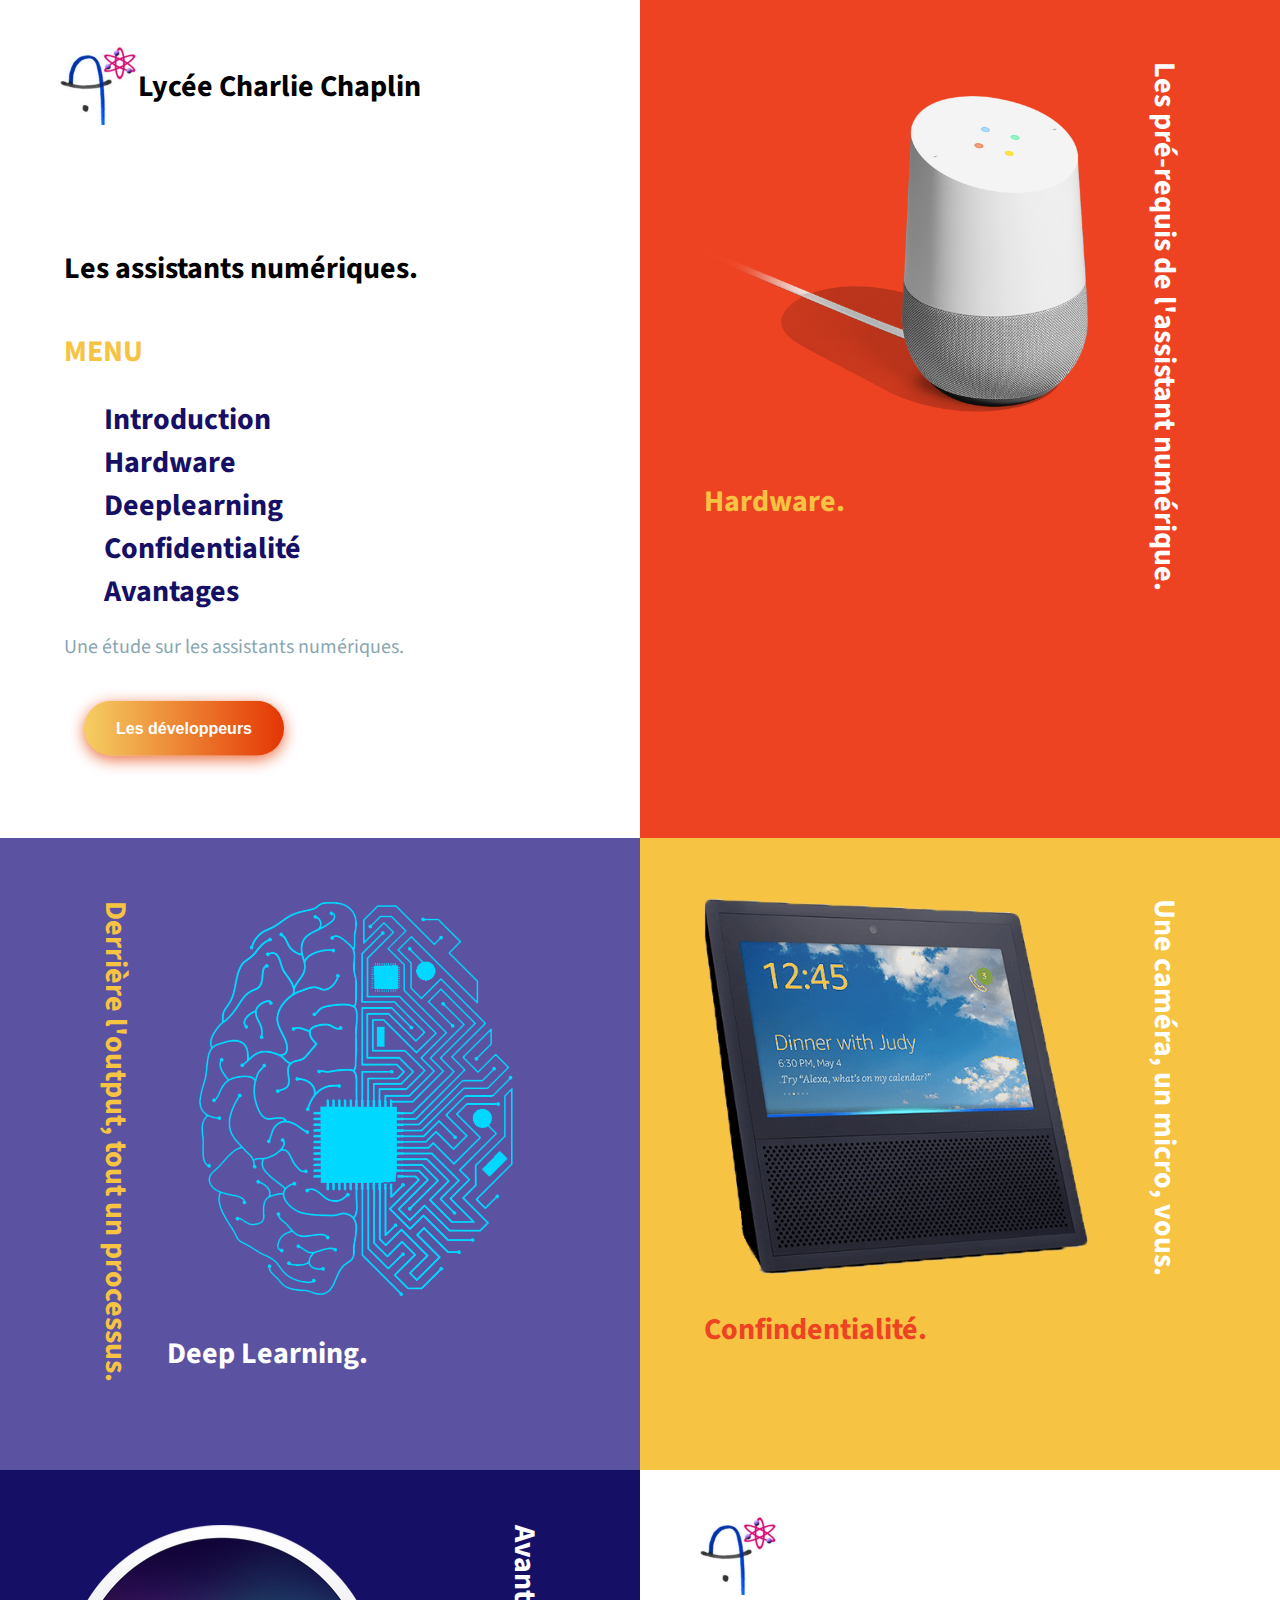
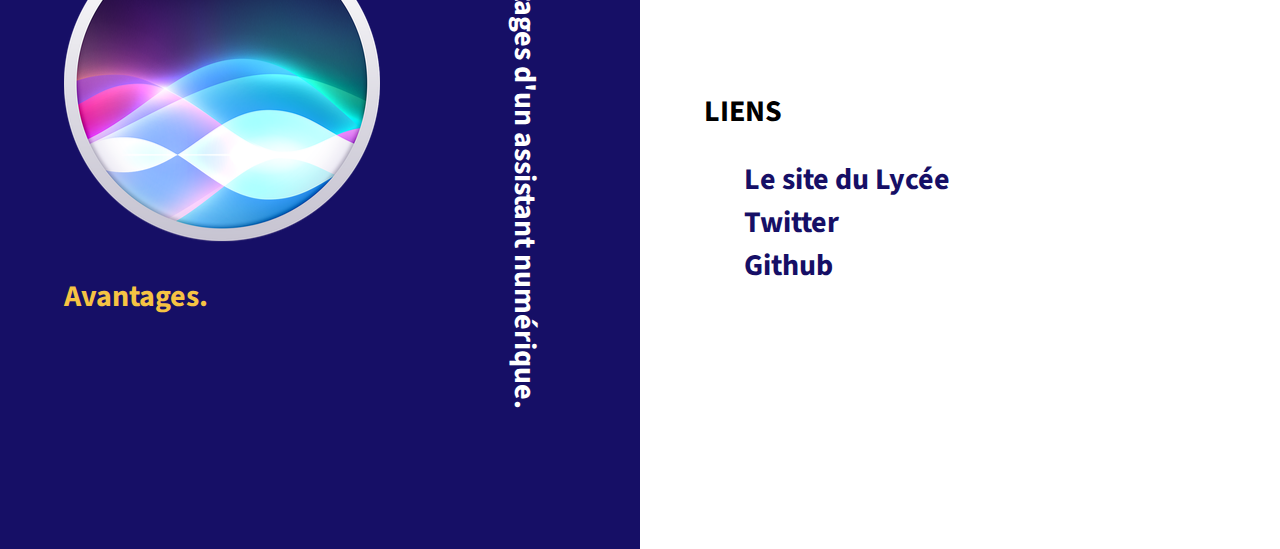
<file: index.html>
<!DOCTYPE html>
<html lang="en">
<head>
    <meta charset="UTF-8">
    <meta content="width=device-width, initial-scale=1" name="viewport"/>
    <link rel="stylesheet" href="css/style.css"/>
    <link href="https://fonts.googleapis.com/css?family=Source+Sans+Pro:400,700" rel="stylesheet">
    <link rel="Icon" href=img/favicon.ico/>
    <title>Accueil - ISN</title>
</head>
<body>

<div class="container">
    <div class="box-1">
        <div id="logo">
            <a href="http://www.lyceecharliechaplin.com/" target="_blank">
                <img src="img/logo.jpg" width="80" height="80" alt="Logo"/>
            </a>
            <a href="http://www.lyceecharliechaplin.com/" target="_blank" class="hyperlink_removed color-6">
                <h1 class="bold_txt">Lycée Charlie Chaplin</h1>
            </a>
        </div>
        <div class="box_contents">
            <h1 class="bold_txt" style="padding-bottom: 3%;">Les assistants numériques.</h1>
            <h2 class="bold_txt color-4">MENU</h2>
            <ul id="navigation" class="reg_txt" style="padding-right: 25%;">
                <li><a href="introduction.html">Introduction</a>
                <li><a href="hardware.html">Hardware</a>
                <li><a href="deeplearning.html">Deeplearning</a>
                <li><a href="confid.html">Confidentialité</a>
                <li><a href="avantages.html">Avantages</a>
            </ul>
            <p class="reg_txt reg_txt_smaller" style="padding-right: 30%; color:rgb(137, 166, 177)">Une étude sur les
                assistants numériques.</p>
            <a href="portfolio.html">
                <button class="btn-hover color-9">Les développeurs</button>
            </a>
        </div>
    </div>
    <div class="box-2">
        <div class="box_contents">
            <a href="hardware.html" target="_blank" class="hyperlink_removed">
                <h3 class="bold_txt color-1 vertical-right">Les pré-requis de l'assistant numérique.</h3>
            </a>
            <img src="img/google-home.png" alt="Google Home"/>
            <a href="hardware.html" target="_blank" class="hyperlink_removed">
                <h3 class="bold_txt color-4">Hardware.</h3>
            </a>
        </div>
    </div>
</div>
<div class="container">
    <div class="box-3">
        <div class="box_contents">
            <a href="deeplearning.html" target="_blank" class="hyperlink_removed">
                <h3 class="bold_txt color-4 vertical-left">Derrière l'output, tout un processus.</h3>
            </a>
            <img src="img/deeplearning.png" alt="Deep Learning"/>
            <a href="deeplearning.html" target="_blank" class="hyperlink_removed">
                <h3 class="bold_txt color-1">Deep Learning.</h3>
            </a>
        </div>
    </div>
    <div class="box-4">
        <div class="box_contents">
            <a href="confid.html" target="_blank" class="hyperlink_removed">
                <h3 class="bold_txt color-1 vertical-right">Une caméra, un micro, vous.</h3>
            </a>
            <img src="img/echo2.png" alt="Echo"/>
            <a href="confid.html" target="_blank" class="hyperlink_removed">
                <h3 class="bold_txt color-2">Confindentialité.</h3>
            </a>
        </div>
    </div>
</div>
<div class="container">
    <div class="box-5" style="padding-bottom: 10%">
        <div class="box_contents">
            <a href="avantages.html" target="_blank" class="hyperlink_removed">
                <h3 class="bold_txt color-1 vertical-right">Avantages d'un assistant numérique.</h3>
            </a>
            <img src="img/siri.png" alt="Siri"/>
            <a href="avantages.html" target="_blank" class="hyperlink_removed">
                <h3 class="bold_txt color-4">Avantages.</h3>
            </a>
        </div>
    </div>
    <div class="box-6">
        <div id="logo">
            <a href="http://www.lyceecharliechaplin.com/" target="_blank">
                <img src="img/logo.jpg" width="80" height="80" alt="Logo"/>
            </a>
        </div>
        <div class="box_contents">
            <h2 class="bold_txt" id="menu">LIENS</h2>
            <ul id="navigation" class="reg_txt" style="padding-right: 25%;">
                <li><a href="http://www.lyceecharliechaplin.com/" target="_blank">Le site du Lycée</a>
                <li><a href="https://twitter.com/lyceechaplin" target="_blank">Twitter</a>
                <li><a href="https://github.com/NgyAnthony/ISN_project-no1.1" target="_blank">Github</a>
            </ul>
        </div>
    </div>
</div>

</body>
</html>
</file>
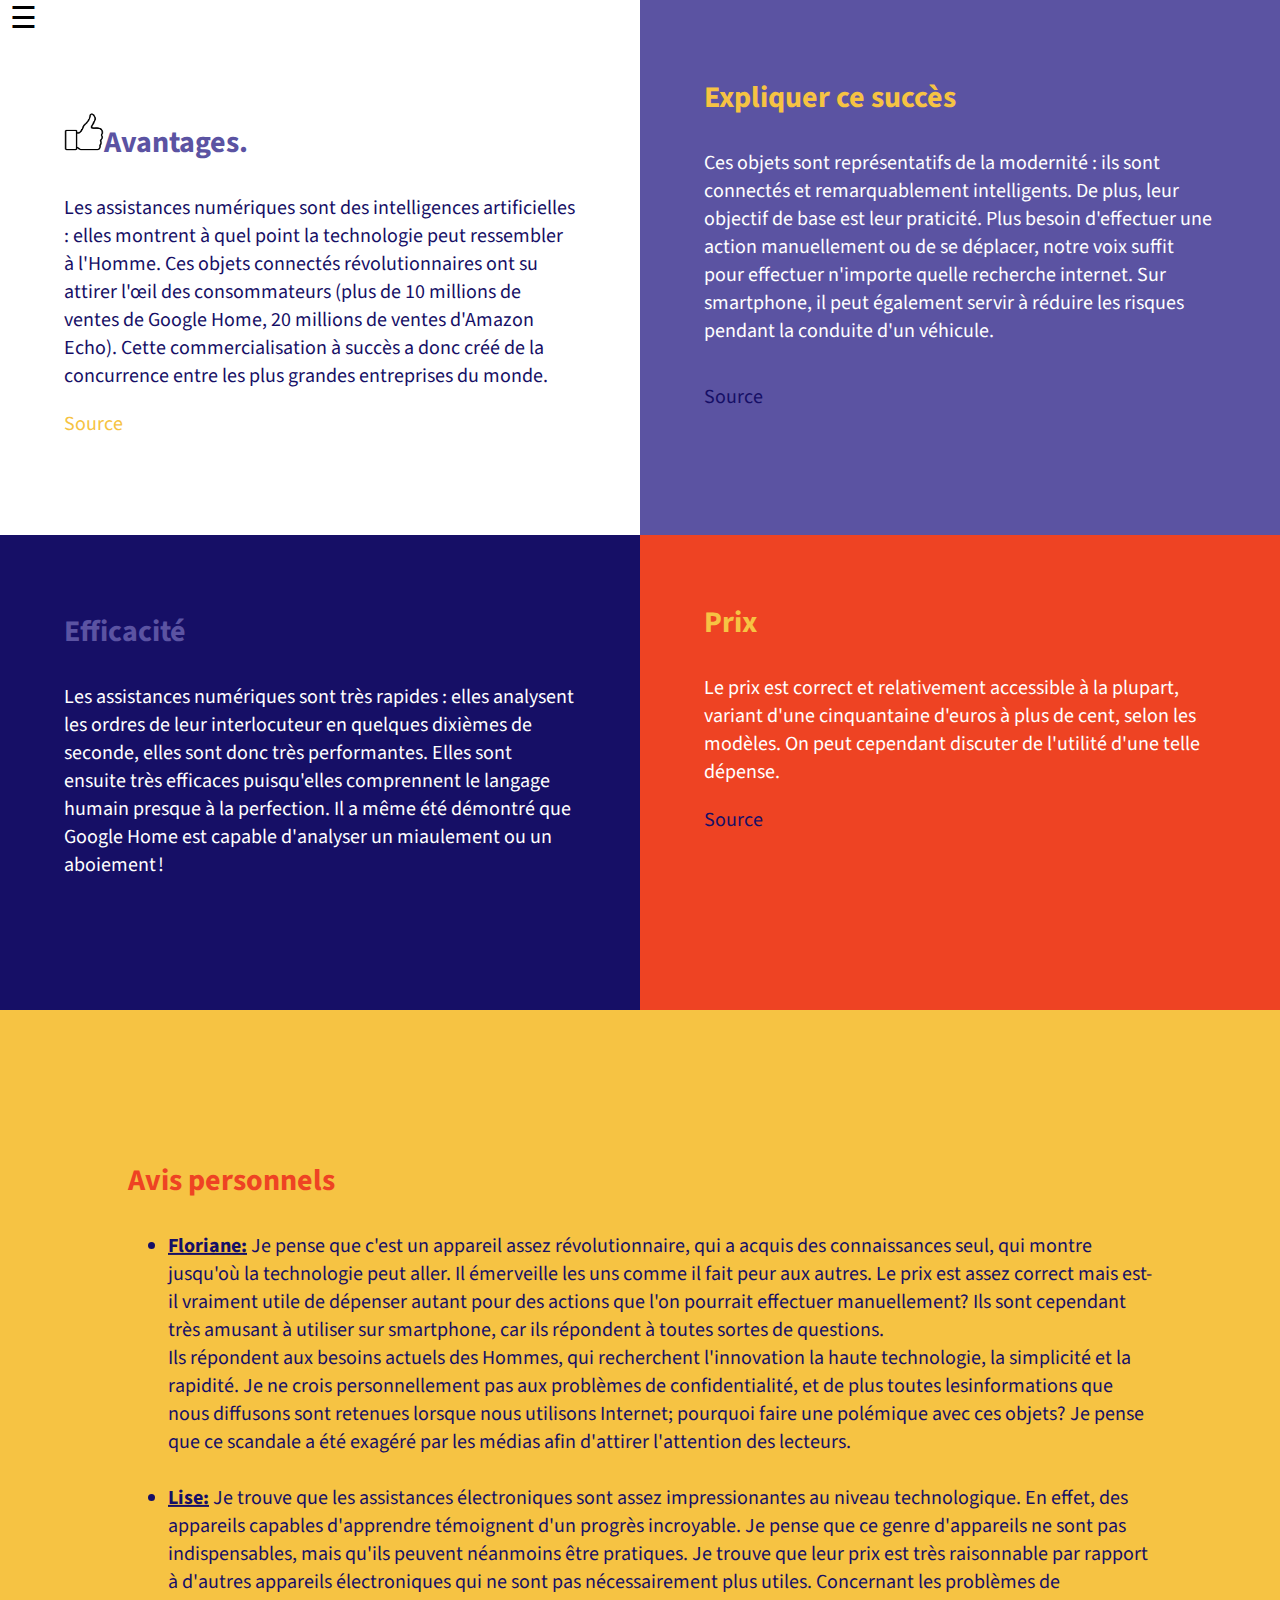
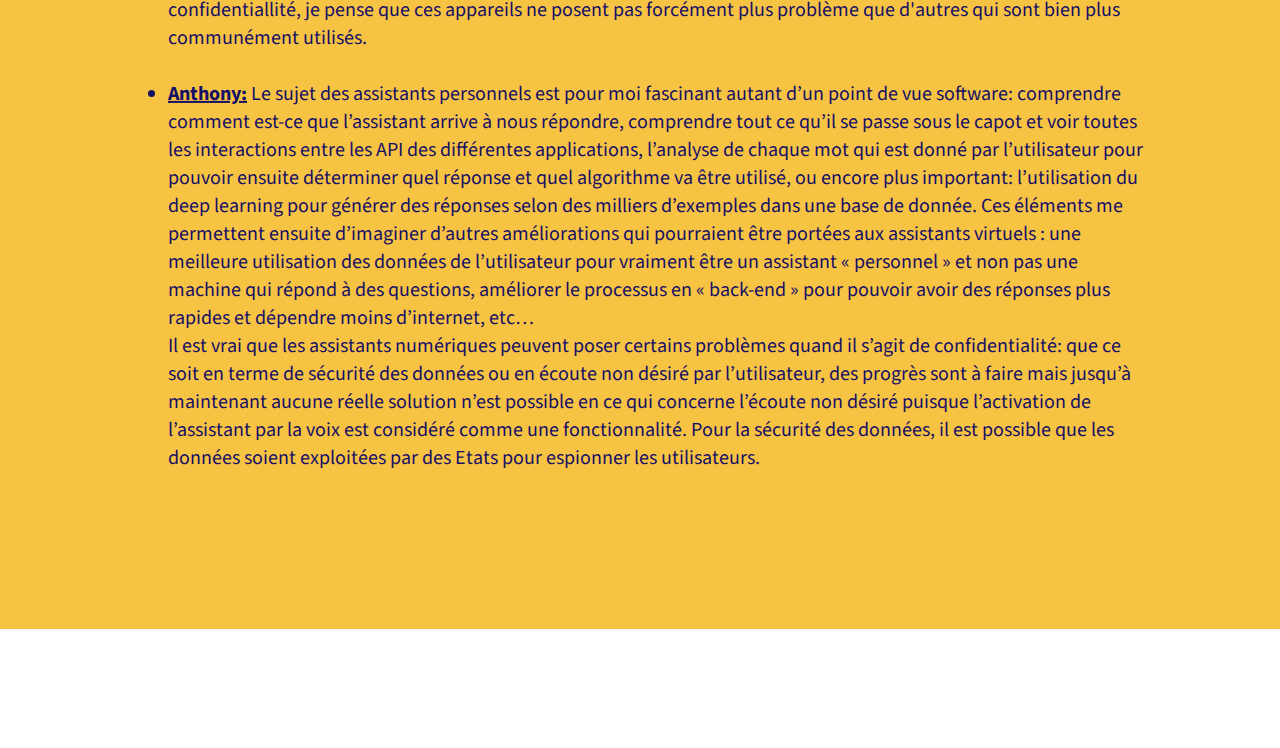
<file: avantages.html>
<!DOCTYPE html>
<html>
<html lang="en">
<head>
    <meta charset="UTF-8">
    <meta content="width=device-width, initial-scale=1" name="viewport"/>
    <link rel="stylesheet" href="css/style.css"/>
    <script type="text/javascript" src="nav.js"></script>
    <link href="https://fonts.googleapis.com/css?family=Source+Sans+Pro:400,700" rel="stylesheet">
    <link rel="Icon" href=img/favicon.ico/>
    <title>Avantages - ISN</title>
</head>
<body>

<div id="mySidenav" class="sidenav">
    <div id="logo">
        <a href="http://www.lyceecharliechaplin.com/" target="_blank">
            <img src="img/logo.jpg" width="80" height="80" alt="Logo"/>
        </a>
    </div>
    <a href="javascript:void(0)" class="closebtn" onclick="closeNav()">&times;</a>
    <a href="index.html" class="bold_txt">Accueil</a>
    <a href="introduction.html" class="bold_txt">Introduction</a>
    <a href="hardware.html" class="bold_txt">Hardware</a>
    <a href="deeplearning.html" class="bold_txt">Deeplearning</a>
    <a href="confid.html" class="bold_txt">Confidentialité</a>
    <a href="avantages.html" class="current bold_txt">Avantages</a>
    <a href="portfolio.html" class="bold_txt">Développeurs</a>
</div>

<div id="main">
    <div class="container">
        <div class="box-6">
            <span style="font-size:30px;cursor:pointer;padding-left:10px" onclick="openNav()">&#9776;</span>
            <div class="box_contents">
                <h3 class="bold_txt color-3"><img src="img/like.png" width="40" height="40"  />Avantages.</h3>
                <p class="reg_txt color-5">Les assistances numériques sont des intelligences artificielles : elles
                    montrent à quel point la technologie peut ressembler à l'Homme. Ces objets connectés
                    révolutionnaires ont su attirer l'œil des consommateurs (plus de 10 millions de ventes de Google
                    Home, 20 millions de ventes d'Amazon Echo). Cette commercialisation à succès a donc créé de la
                    concurrence entre les plus grandes entreprises du monde.</p>
                <a href="https://www.lesnumeriques.com/assistant-domotique/plus-20-millions-amazon-echo-vendus-n69719.html"target="_blank" class="color-4 hyperlink_source">Source</a></p>
            </div>
        </div>
        <div class="box-3">
            <div class="box_contents">
                <h3 class="bold_txt color-4">Expliquer ce succès</h3>
                <p class="reg_txt color-1">Ces objets sont représentatifs de la modernité : ils sont connectés et
                    remarquablement intelligents. De plus, leur objectif de base est leur praticité. Plus besoin
                    d'effectuer une action manuellement ou de se déplacer, notre voix suffit pour effectuer n'importe
                    quelle recherche internet. Sur smartphone, il peut également servir à réduire les risques pendant la
                    conduite d'un véhicule.</p>
                <br/> <a href="https://www.zdnet.fr/actualites/voiture-connectee-ford-transforme-alexa-en-assistant-de-conduite-39846662.htm"target="_blank" class="color-5 hyperlink_source" class=".reg_txt"  >Source</a></div>
        </div>
        </div>
    </div>
    <div class="container">
        <div class="box-5">
            <div class="box_contents">
                <h3 class="bold_txt color-3">Efficacité</h3>
                <p class="reg_txt color-1">Les assistances numériques sont très rapides : elles analysent les ordres de
                    leur interlocuteur en quelques dixièmes de seconde, elles sont donc très performantes. Elles sont
                    ensuite très efficaces puisqu'elles comprennent le langage humain presque à la perfection. Il a même
                    été démontré que Google Home est capable d'analyser un miaulement ou un aboiement !</p>
                <a href="https://blog.octo.com/google-home-comprend-votre-animal-de-compagnie/" target="_blank" class="color-5 hyperlink_source" class=".reg_txt">Source</a>
            </div>
        </div>
        <div class="box-2">
            <div class="box_contents">
                <h3 class="bold_txt color-4">Prix</h3>
                <p class="reg_txt color-1">Le prix est correct et relativement accessible à la plupart, variant d'une
                    cinquantaine d'euros à plus de cent, selon les modèles. On peut cependant discuter de l'utilité
                    d'une telle dépense.</p>
                <a href="https://www.businessnewsdaily.com/10315-siri-cortana-google-assistant-amazon-alexa-face-off.html" target="_blank" class="color-5 hyperlink_source" class=".reg_txt">Source</a>
            </div>
        </div>
    </div>
    <div class="container">
        <div class="box-4">
            <div class="box_contents">
                <h3 class="bold_txt color-2">Avis personnels</h3>
                <ul class="reg_txt color-5">
                    <li><b><u>Floriane:</u></b> Je pense que c'est un appareil assez révolutionnaire, qui a acquis des
                        connaissances seul, qui montre jusqu'où la technologie peut aller. Il émerveille les uns comme
                        il fait peur aux autres. Le prix est assez correct mais est-il vraiment utile de dépenser autant
                        pour des actions que l'on pourrait effectuer manuellement? Ils sont cependant très amusant à
                        utiliser sur smartphone, car ils répondent à toutes sortes de questions.<br/>
                        Ils répondent aux besoins actuels des Hommes, qui recherchent l'innovation la haute technologie,
                        la simplicité et la rapidité. Je ne crois personnellement pas aux problèmes de confidentialité,
                        et de plus toutes lesinformations que nous diffusons sont retenues lorsque nous utilisons
                        Internet; pourquoi faire une polémique avec ces objets? Je pense que ce scandale a été exagéré
                        par les médias afin d'attirer l'attention des lecteurs.
                    </li>
                    <br/>
                    <li><b><u>Lise:</u></b> Je trouve que les assistances électroniques sont assez impressionantes au
                        niveau technologique. En effet, des appareils capables d'apprendre témoignent d'un progrès
                        incroyable. Je pense que ce genre d'appareils ne sont pas indispensables, mais qu'ils peuvent
                        néanmoins être pratiques. Je trouve que leur prix est très raisonnable par rapport à d'autres
                        appareils électroniques qui ne sont pas nécessairement plus utiles. Concernant les problèmes de
                        confidentiallité, je pense que ces appareils ne posent pas forcément plus problème que d'autres
                        qui sont bien plus communément utilisés.
                    </li>
                    <br/>
                    <li><u><b>Anthony:</b></u> Le sujet des assistants personnels est pour moi fascinant autant d’un
                        point de vue software: comprendre comment est-ce que l’assistant arrive à nous répondre,
                        comprendre tout ce qu’il se passe sous le capot et voir toutes les interactions entre les API
                        des différentes applications, l’analyse de chaque mot qui est donné par l’utilisateur pour
                        pouvoir ensuite déterminer quel réponse et quel algorithme va être utilisé, ou encore plus
                        important: l’utilisation du deep learning pour générer des réponses selon des milliers
                        d’exemples dans une base de donnée. Ces éléments me permettent ensuite d’imaginer d’autres
                        améliorations qui pourraient être portées aux assistants virtuels : une meilleure utilisation
                        des données de l’utilisateur pour vraiment être un assistant « personnel » et non pas une
                        machine qui répond à des questions, améliorer le processus en « back-end » pour pouvoir avoir
                        des réponses plus rapides et dépendre moins d’internet, etc…
                        <br>Il est vrai que les assistants numériques peuvent poser certains problèmes quand il s’agit
                        de confidentialité: que ce soit en terme de sécurité des données ou en écoute non désiré par
                        l’utilisateur, des progrès sont à faire mais jusqu’à maintenant aucune réelle solution n’est
                        possible en ce qui concerne l’écoute non désiré puisque l’activation de l’assistant par la voix
                        est considéré comme une fonctionnalité. Pour la sécurité des données, il est possible que les
                        données soient exploitées par des Etats pour espionner les utilisateurs.
                    </li>
                </ul>
            </div>
        </div>
</file>
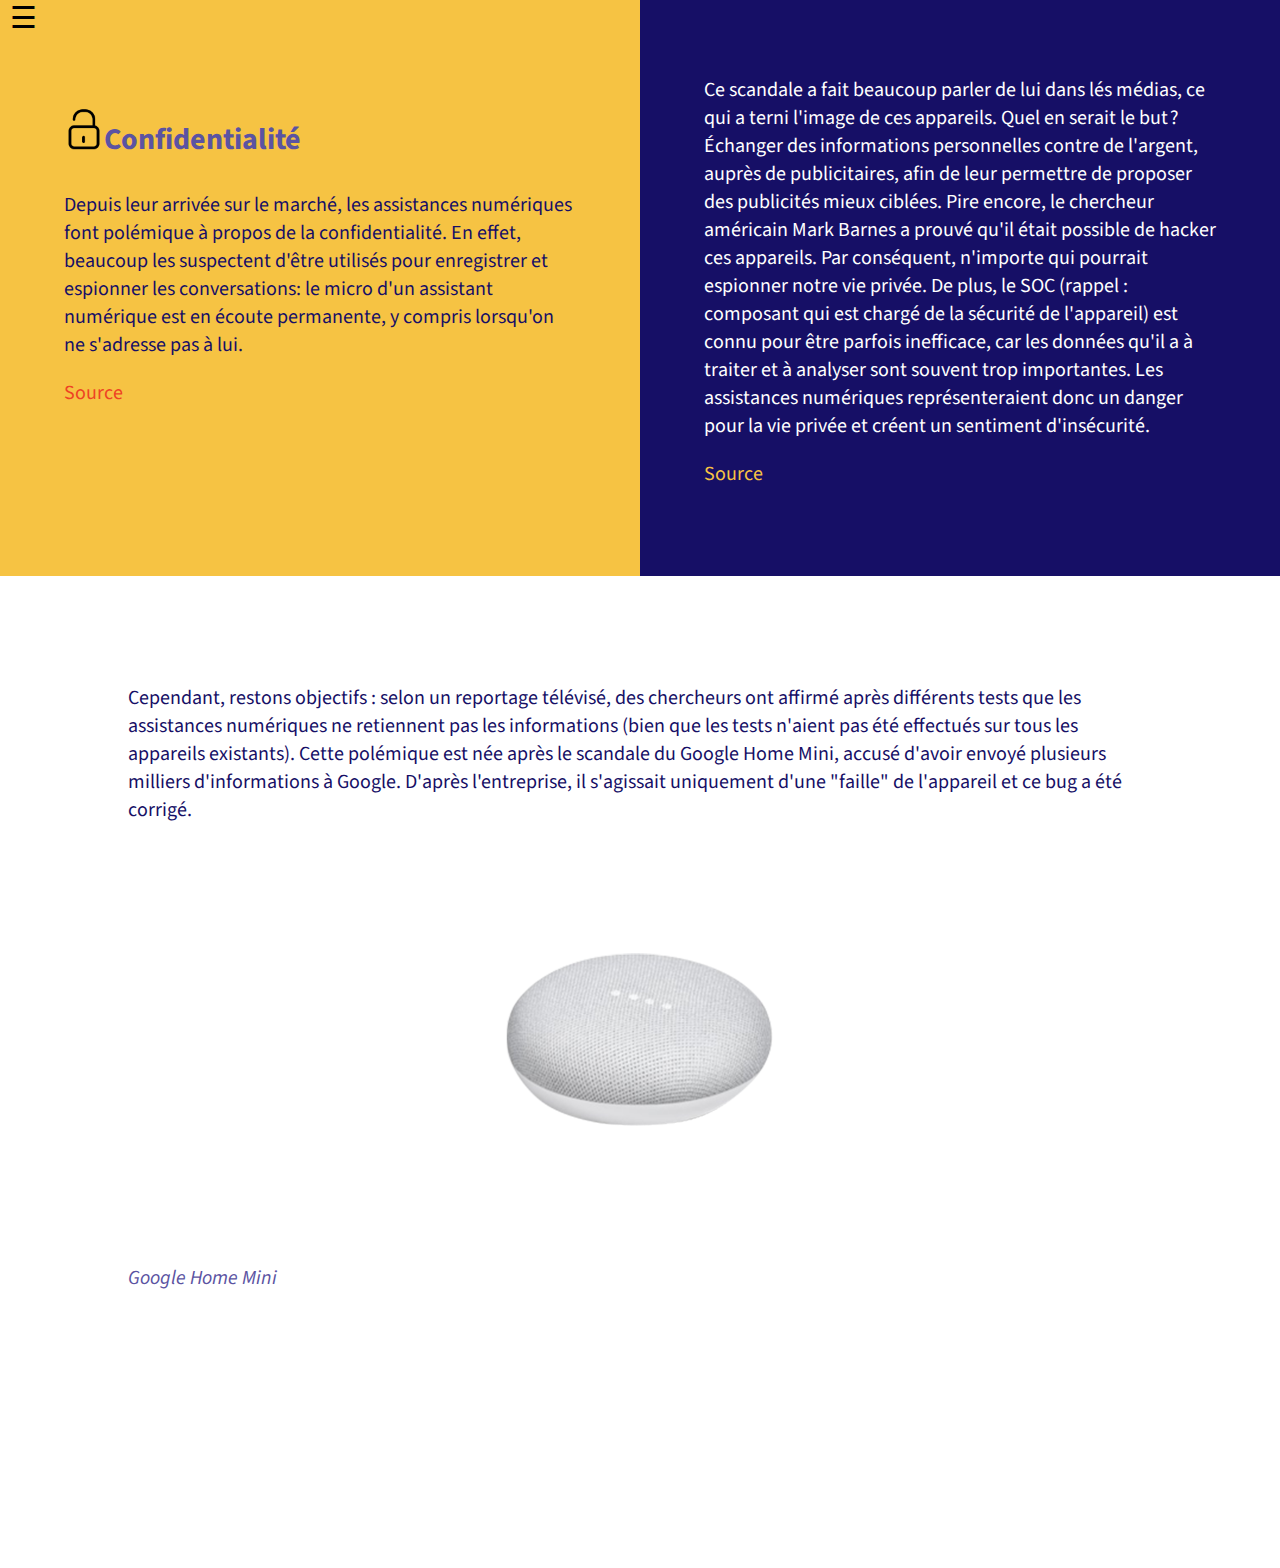
<file: confid.html>
<html lang="en">
<head>
    <meta charset="UTF-8">
    <meta content="width=device-width, initial-scale=1" name="viewport"/>
    <link rel="stylesheet" href="css/style.css"/>
    <script type="text/javascript" src="nav.js"></script>
    <link href="https://fonts.googleapis.com/css?family=Source+Sans+Pro:400,700" rel="stylesheet">
    <link rel="Icon" href=img/favicon.ico/>
    <title>Confidentialité - ISN</title>
</head>
<body>

<div id="mySidenav" class="sidenav">
    <div id="logo">
        <a href="http://www.lyceecharliechaplin.com/" target="_blank">
            <img src="img/logo.jpg" width="80" height="80" alt="Logo"/>
        </a>
    </div>
    <a href="javascript:void(0)" class="closebtn" onclick="closeNav()">&times;</a>
    <a href="index.html" class="bold_txt">Accueil</a>
    <a href="introduction.html" class="bold_txt">Introduction</a>
    <a href="hardware.html" class="bold_txt">Hardware</a>
    <a href="deeplearning.html" class="bold_txt">Deeplearning</a>
    <a href="confid.html" class="current bold_txt">Confidentialité</a>
    <a href="avantages.html" class="bold_txt">Avantages</a>
    <a href="portfolio.html" class="bold_txt">Développeurs</a>
</div>

<div id="main">
    <div class="container">
        <div class="box-4">
            <span style="font-size:30px;cursor:pointer;padding-left:10px" onclick="openNav()">&#9776;</span>
            <div class="box_contents">
                <h3 class="bold_txt color-3"><img src="img/cadenas.png" width="40" height="40"/>Confidentialité</h3>
                <p class="reg_txt color-5">Depuis leur arrivée sur le marché, les assistances numériques font polémique
                    à propos de la confidentialité. En effet, beaucoup les suspectent d'être utilisés pour enregistrer
                    et espionner les conversations: le micro d'un assistant numérique est en écoute permanente, y
                    compris lorsqu'on ne s'adresse pas à lui.</p>
                <a href="https://information.tv5monde.com/info/google-home-faut-il-craindre-pour-sa-vie-privee-184529"target="_blank" class="color-2 hyperlink_source">Source</a> <p/>

            </div>
        </div>
        <div class="box-5">
            <div class="box_contents">
                <p class="reg_txt color-1">Ce scandale a fait beaucoup parler de lui dans lés médias, ce qui a terni
                    l'image de ces appareils. Quel en serait le but ? Échanger des informations personnelles contre de
                    l'argent, auprès de publicitaires, afin de leur permettre de proposer des publicités mieux ciblées.
                    Pire encore, le chercheur américain Mark Barnes a prouvé qu'il était possible de hacker ces
                    appareils. Par conséquent, n'importe qui pourrait espionner notre vie privée. De plus, le SOC
                    (rappel : composant qui est chargé de la sécurité de l'appareil) est connu pour être parfois
                    inefficace, car les données qu'il a à traiter et à analyser sont souvent trop importantes. Les
                    assistances numériques représenteraient donc un danger pour la vie privée et créent un sentiment
                    d'insécurité. </p>
                <a href="https://www.lesnumeriques.com/assistant-domotique/amazon-echo-p22257/amazon-echo-victime-piratage-n65347.html"target="_blank" class="color-4 hyperlink_source">Source</a> <p/>

            </div>
        </div>
    </div>
    <div class="container">
        <div class="box-1">
            <div class="box_contents">
                <p class="reg_txt color-5">Cependant, restons objectifs : selon un reportage télévisé, des chercheurs
                    ont affirmé après différents tests que les assistances numériques ne retiennent pas les informations
                    (bien que les tests n'aient pas été effectués sur tous les appareils existants). Cette polémique est
                    née après le scandale du Google Home Mini, accusé d'avoir envoyé plusieurs milliers d'informations à
                    Google. D'après l'entreprise, il s'agissait uniquement d'une "faille" de l'appareil et ce bug a été
                    corrigé.</p>
                <center> <img src="img/google-home-mini.png" alt="Google Home Mini" width="400" height="400" /></center>
                <p class="reg_txt color-3" ><i>Google Home Mini</i></p>
            </div>
        </div>

    </div>
</div>
</body>
</html>
</file>
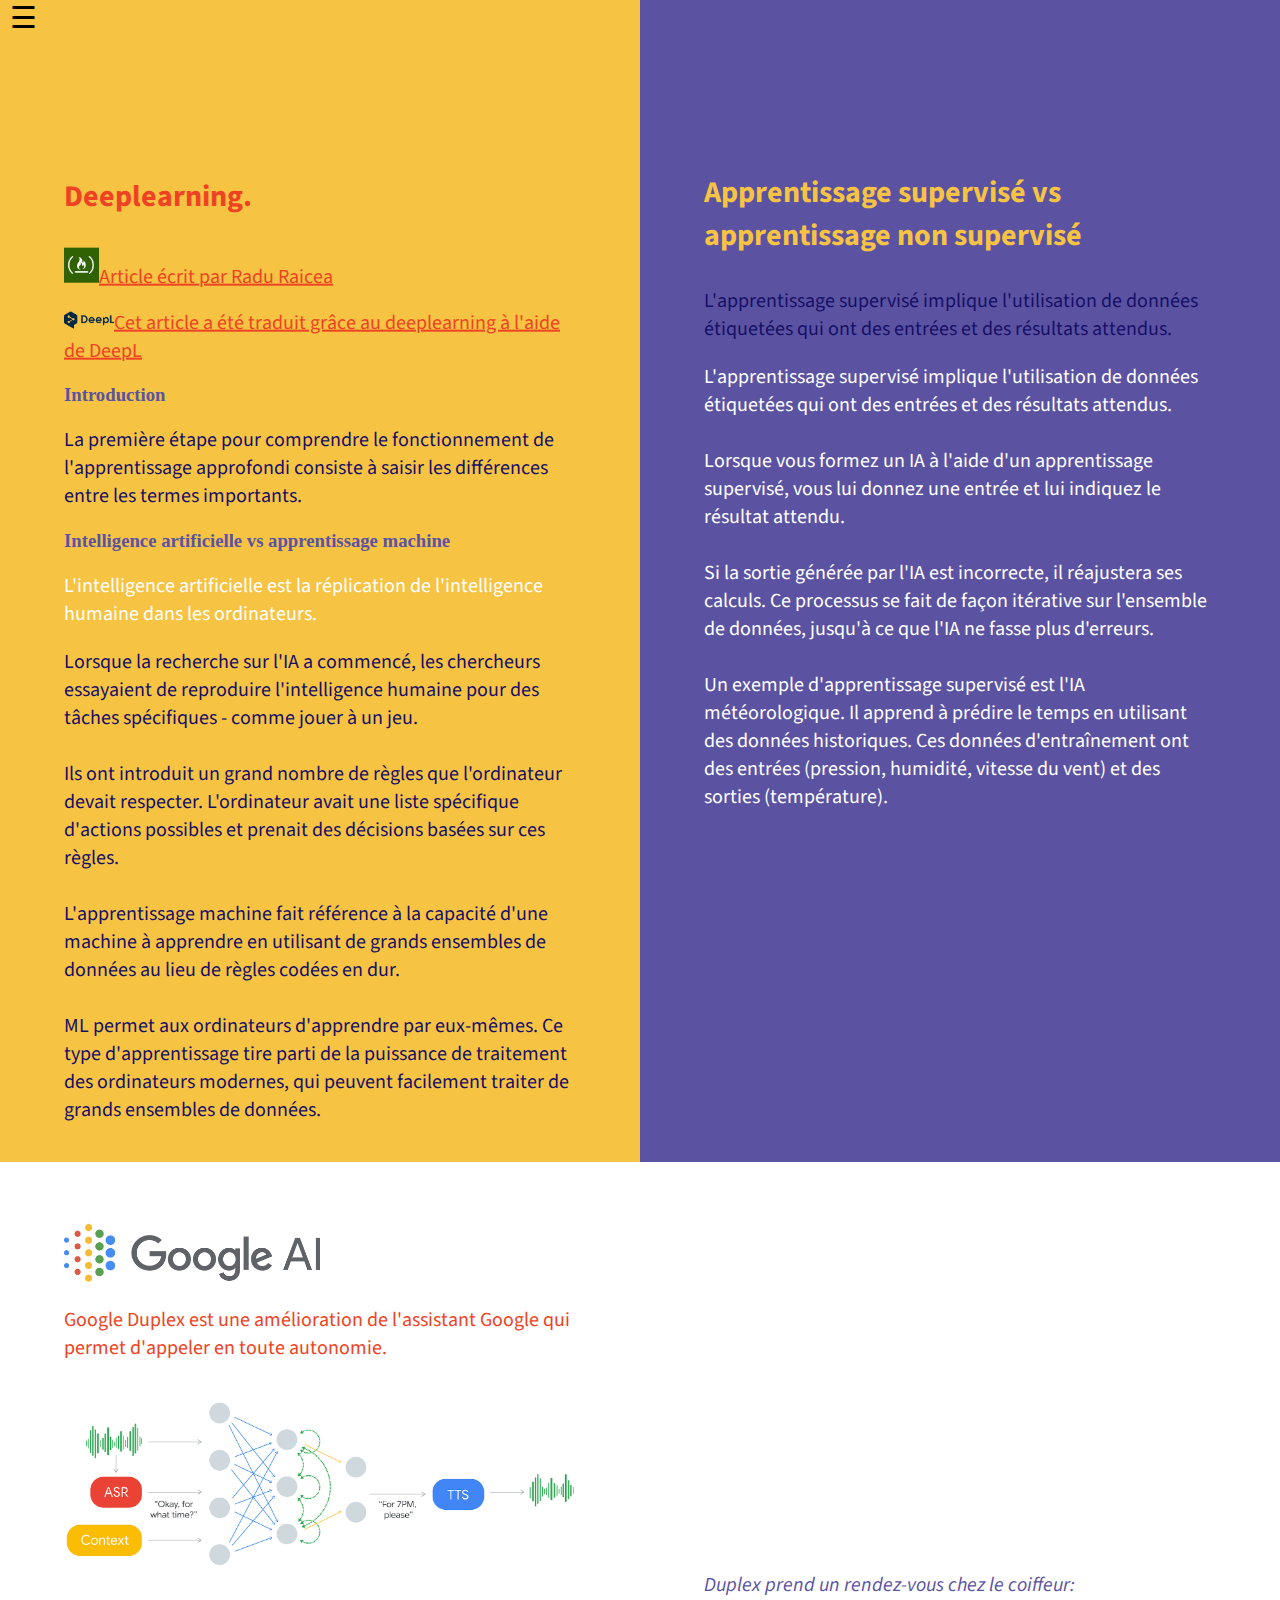
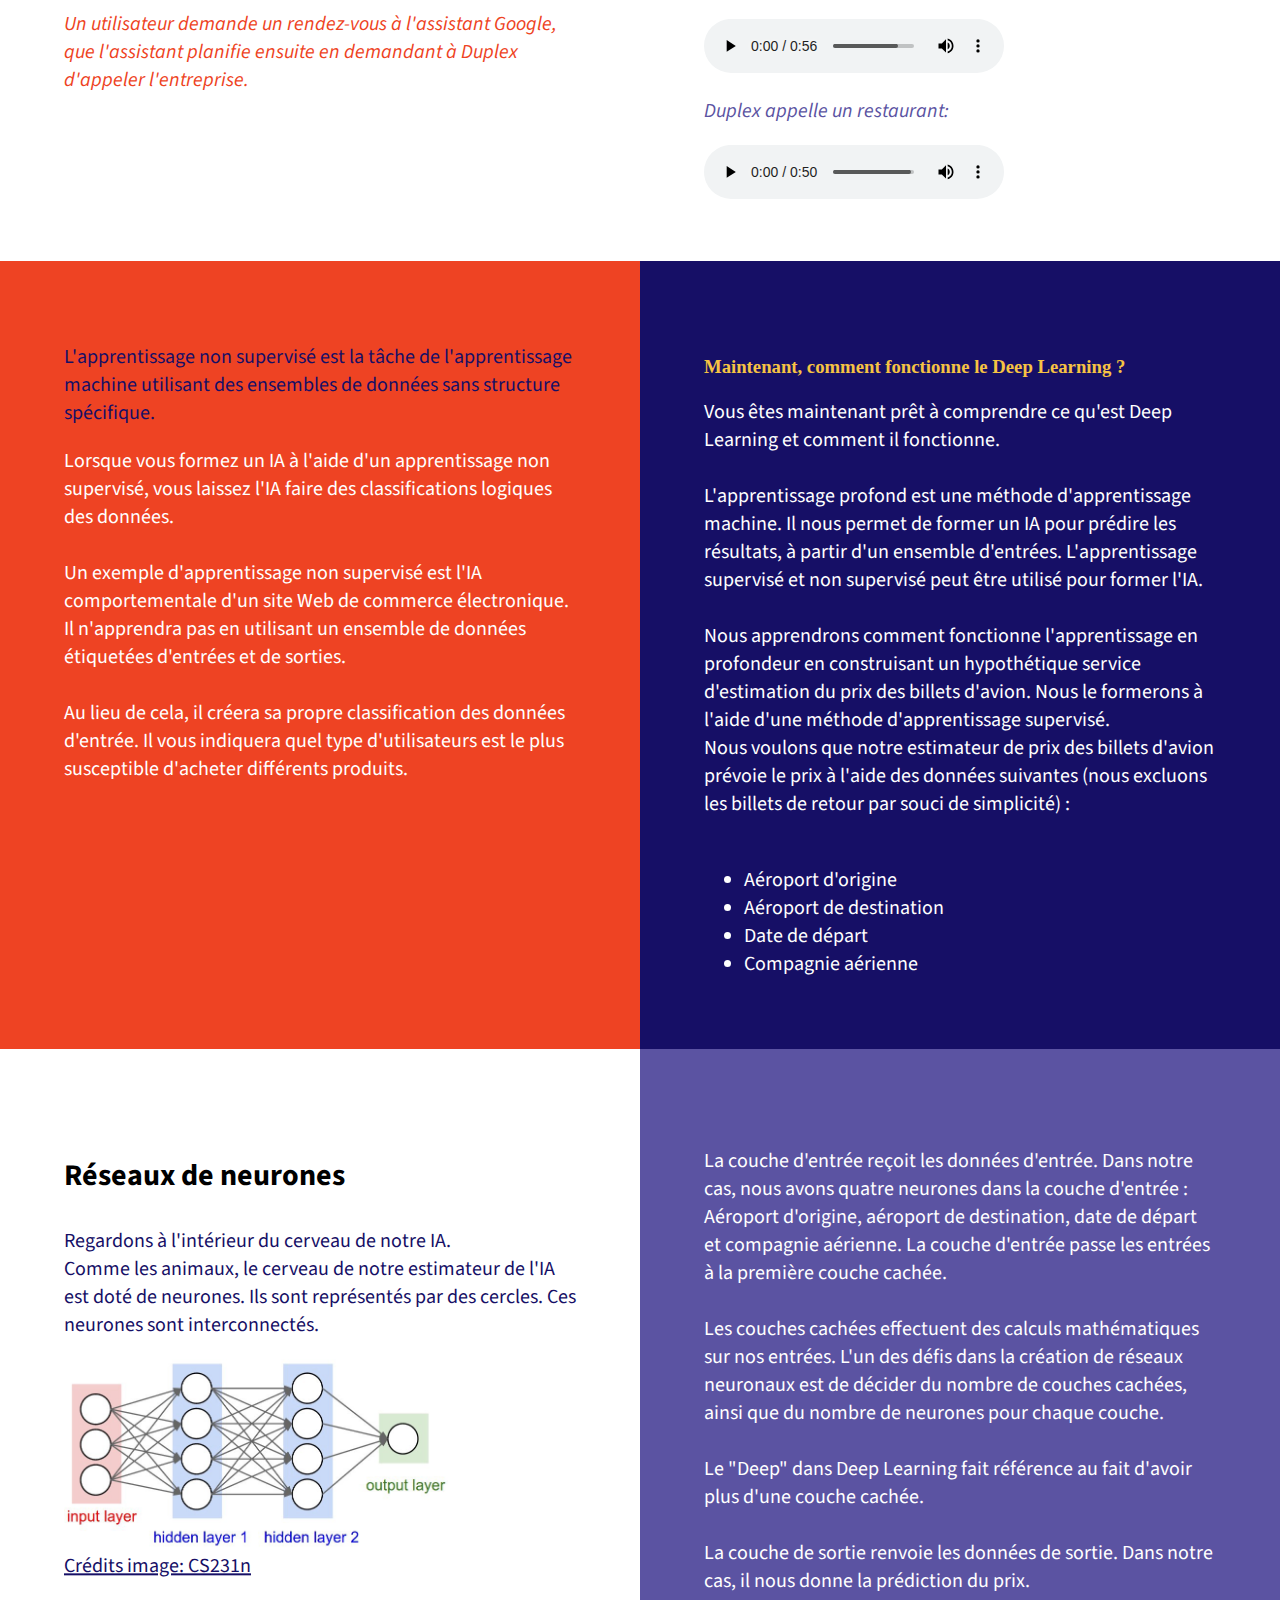
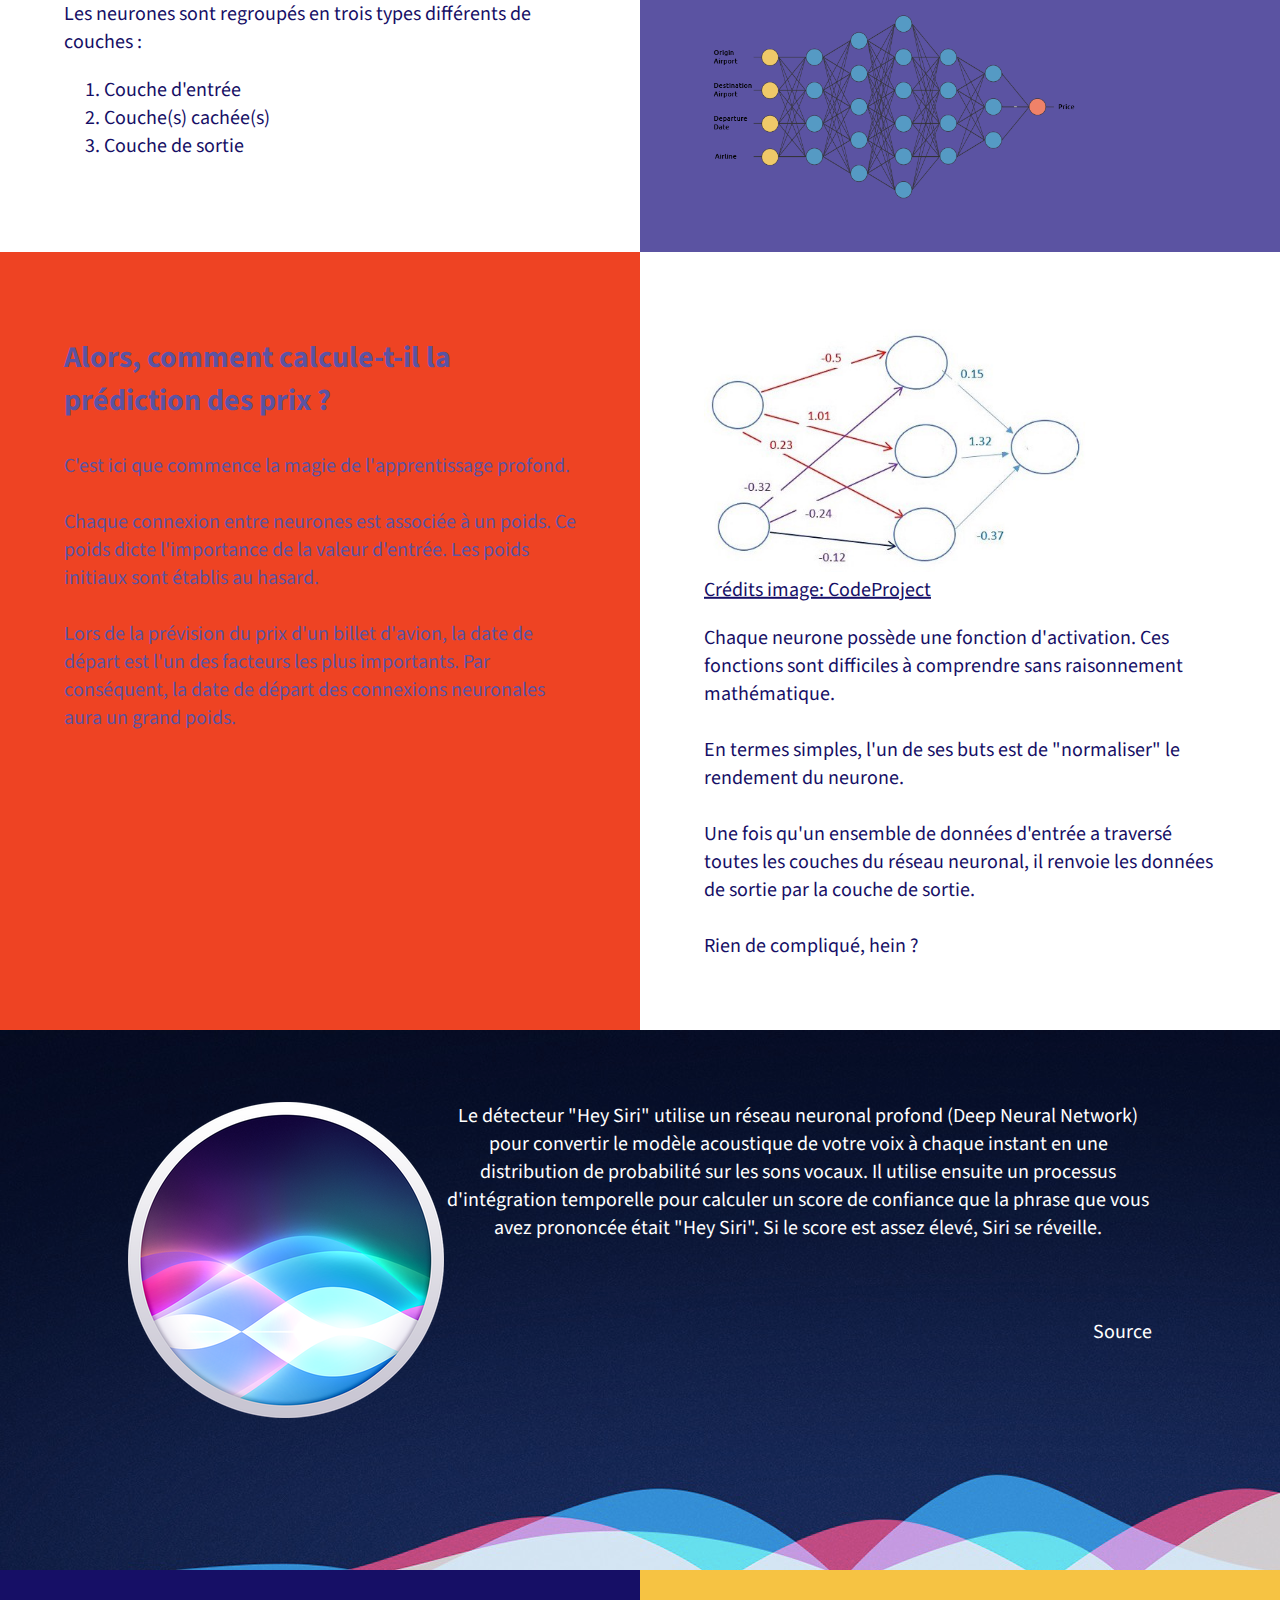
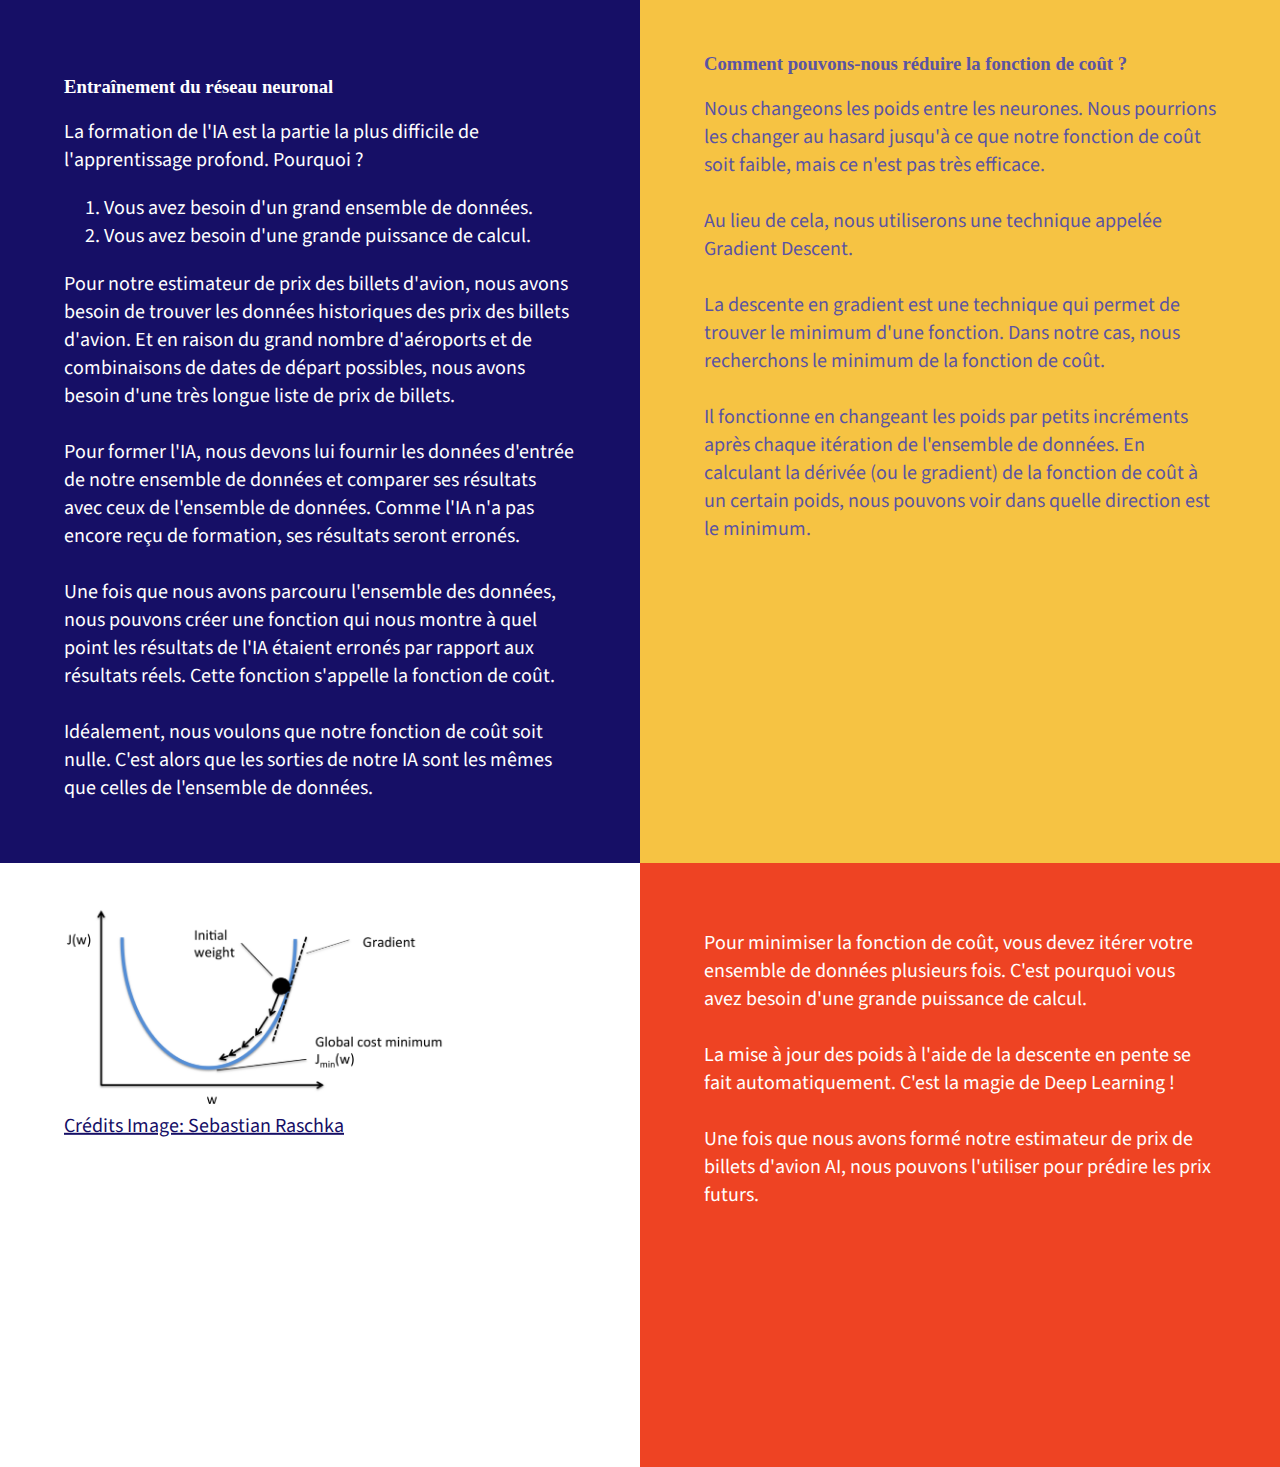
<file: deeplearning.html>
<!DOCTYPE html>
<html>
<html lang="en">
<head>
    <meta charset="UTF-8">
    <meta content="width=device-width, initial-scale=1" name="viewport"/>
    <link rel="stylesheet" href="css/style.css"/>
    <script type="text/javascript" src="nav.js"></script>
    <link href="https://fonts.googleapis.com/css?family=Source+Sans+Pro:400,700" rel="stylesheet">
    <link rel="Icon" href=img/favicon.ico/>
    <title>Deeplearning - ISN</title>
</head>
<body>

<div id="mySidenav" class="sidenav">
    <div id="logo">
        <a href="http://www.lyceecharliechaplin.com/" target="_blank">
            <img src="img/logo.jpg" width="80" height="80" alt="Logo"/>
        </a>
    </div>
    <a href="javascript:void(0)" class="closebtn" onclick="closeNav()">&times;</a>
    <a href="index.html" class="bold_txt">Accueil</a>
    <a href="introduction.html" class="bold_txt">Introduction</a>
    <a href="hardware.html" class="bold_txt">Hardware</a>
    <a href="deeplearning.html" class="current bold_txt">Deeplearning</a>
    <a href="confid.html" class="bold_txt">Confidentialité</a>
    <a href="avantages.html" class="bold_txt">Avantages</a>
    <a href="portfolio.html" class="bold_txt">Développeurs</a>
</div>

<div id="main">
    <div class="container">
        <div class="box-4">
            <span style="font-size:30px;cursor:pointer;padding-left:10px" onclick="openNav()">&#9776;</span>
            <div class="box_contents">
                <h3 class="bold_txt color-2">Deeplearning.</h3>
                <a href="https://medium.freecodecamp.org/want-to-know-how-deep-learning-works-heres-a-quick-guide-for-everyone-1aedeca88076"
                   class="reg_txt color-2">
                    <img src="img/freecodecamp.jpeg" width="35px">Article écrit par Radu Raicea</a>
                    <!--https://s3.amazonaws.com/freecodecamp/curriculum-diagram-full.jpg*/-->
                <br><br><a href="https://www.deepl.com/translator" class="reg_txt color-2">
                <img src="img/deepllogo.png" width="50px">Cet article a été traduit grâce au deeplearning à l'aide de DeepL</a>
                <!--https://fr.m.wikipedia.org/wiki/Fichier:DeepL_Logo.svg-->
                <h3 class="medium_txt color-3">Introduction</h3>
                <p class="reg_txt color-5">
                    La première étape pour comprendre le fonctionnement de l'apprentissage approfondi consiste à saisir
                    les différences entre les termes importants.
                </p>
                <h3 class="medium_txt color-3">Intelligence artificielle vs apprentissage machine
                </h3>
                <p class="reg_txt color-1 vertical-line">L'intelligence artificielle est la réplication de
                    l'intelligence humaine dans les ordinateurs.</p>
                <p class="reg_txt color-5">Lorsque la recherche sur l'IA a commencé, les chercheurs essayaient de
                    reproduire l'intelligence humaine pour des tâches spécifiques - comme jouer à un jeu.<br><br>
                    Ils ont introduit un grand nombre de règles que l'ordinateur devait respecter. L'ordinateur avait
                    une liste spécifique d'actions possibles et prenait des décisions basées sur ces règles.<br><br>
                    L'apprentissage machine fait référence à la capacité d'une machine à apprendre en utilisant de
                    grands ensembles de données au lieu de règles codées en dur.<br><br>
                    ML permet aux ordinateurs d'apprendre par eux-mêmes. Ce type d'apprentissage tire parti de la
                    puissance de traitement des ordinateurs modernes, qui peuvent facilement traiter de grands ensembles
                    de données.
                </p>
            </div>
        </div>
        <div class="box-3">
            <div class="box_contents">
                <br><br><br>
                <h3 class="bold_txt color-4">Apprentissage supervisé vs apprentissage non supervisé</h3>
                <p class="reg_txt color-5 vertical-line">L'apprentissage supervisé implique l'utilisation de données
                    étiquetées qui ont des entrées et des résultats attendus.</p>
                <p class="reg_txt color-1">L'apprentissage supervisé implique l'utilisation de données étiquetées qui
                    ont des entrées et des résultats attendus.<br><br>
                    Lorsque vous formez un IA à l'aide d'un apprentissage supervisé, vous lui donnez une entrée et lui
                    indiquez le résultat attendu.<br><br>
                    Si la sortie générée par l'IA est incorrecte, il réajustera ses calculs. Ce processus se fait de
                    façon itérative sur l'ensemble de données, jusqu'à ce que l'IA ne fasse plus d'erreurs.<br><br>
                    Un exemple d'apprentissage supervisé est l'IA météorologique. Il apprend à prédire le temps en
                    utilisant des données historiques. Ces données d'entraînement ont des entrées (pression, humidité,
                    vitesse du vent) et des sorties (température).
                </p>
            </div>
        </div>
    </div>
    <div class="container">
        <div class="box-1">
            <div class="box_contents">
                <a href="https://ai.googleblog.com/"><img src="img/google-ai.png" width="50%"></a>
                <p class="reg_txt color-2">Google Duplex est une amélioration de l'assistant Google qui permet d'appeler
                    en toute autonomie.</p>
                <a href="https://ai.googleblog.com/2018/05/duplex-ai-system-for-natural-conversation.html"><img
                        src="img/google-schema.png" width="100%"></a>
                <p class="reg_txt color-2"><cite>Un utilisateur demande un rendez-vous à l'assistant Google, que
                    l'assistant planifie ensuite en demandant à Duplex d'appeler l'entreprise.</cite>
                </p>
            </div>
        </div>
        <div class="box-1">
            <div class="box_contents">
                <iframe width=100% height="315" src="https://www.youtube.com/embed/D5VN56jQMWM?start=70"
                        frameborder="0" allow="accelerometer; autoplay; encrypted-media; gyroscope; picture-in-picture"
                        allowfullscreen></iframe>
                <tr>
                    <p class="reg_txt color-3">
                    <td><cite>Duplex prend un rendez-vous chez le coiffeur:</cite></td>
                    </p>
                    <td>
                        <audio controls="controls" src="audio/audio1.mp3"></audio>
                    </td>
                </tr>
                <tr>
                    <p class="reg_txt color-3">
                    <td><cite>Duplex appelle un restaurant: </cite></td>
                    </p>
                    <td>
                        <audio controls="controls" src="audio/audio2.mp3"></audio>
                    </td>
                </tr>
            </div>
        </div>
    </div>

    <div class="container">
        <div class="box-2">
            <div class="box_contents">
                <p class="reg_txt color-5 vertical-line">L'apprentissage non supervisé est la tâche de l'apprentissage
                    machine utilisant des ensembles de données sans structure spécifique.</p>
                <p class="reg_txt color-1">Lorsque vous formez un IA à l'aide d'un apprentissage non supervisé, vous
                    laissez l'IA faire des classifications logiques des données.<br><br>
                    Un exemple d'apprentissage non supervisé est l'IA comportementale d'un site Web de commerce
                    électronique. Il n'apprendra pas en utilisant un ensemble de données étiquetées d'entrées et de
                    sorties.<br><br>
                    Au lieu de cela, il créera sa propre classification des données d'entrée. Il vous indiquera quel
                    type d'utilisateurs est le plus susceptible d'acheter différents produits.<br><br></p>
            </div>
        </div>
        <div class="box-5">
            <div class="box_contents">
                <h3 class="medium_txt color-4">Maintenant, comment fonctionne le Deep Learning ?
                </h3>
                <p class="reg_txt color-1">Vous êtes maintenant prêt à comprendre ce qu'est Deep Learning et comment il
                    fonctionne.<br><br>
                    L'apprentissage profond est une méthode d'apprentissage machine. Il nous permet de former un IA pour
                    prédire les résultats, à partir d'un ensemble d'entrées. L'apprentissage supervisé et non supervisé
                    peut être utilisé pour former l'IA.<br><br>
                    Nous apprendrons comment fonctionne l'apprentissage en profondeur en construisant un hypothétique
                    service d'estimation du prix des billets d'avion. Nous le formerons à l'aide d'une méthode
                    d'apprentissage supervisé.<br>
                    Nous voulons que notre estimateur de prix des billets d'avion prévoie le prix à l'aide des données
                    suivantes (nous excluons les billets de retour par souci de simplicité) :<br><br></p>
                <ul class="reg_txt color-1">
                    <li>Aéroport d'origine</li>
                    <li>Aéroport de destination</li>
                    <li>Date de départ</li>
                    <li>Compagnie aérienne</li>
                </ul>
            </div>
        </div>
    </div>

    <div class="container">
        <div class="box-6">
            <div class="box_contents">
                <h3 class="bold_txt color-7">Réseaux de neurones</h3>
                <p class="reg_txt color-5">Regardons à l'intérieur du cerveau de notre IA.<br>
                    Comme les animaux, le cerveau de notre estimateur de l'IA est doté de neurones. Ils sont représentés
                    par des cercles. Ces neurones sont interconnectés.</p>
                <img src="img/schema-deeplearning1.jpeg">
                <br><a href="http://cs231n.github.io/neural-networks-1/" class="color-5 reg_txt">Crédits image:
                CS231n</a>
                <p class="reg_txt color-5">Les neurones sont regroupés en trois types différents de couches :
                </p>
                <ol class="reg_txt color-5">
                    <li>Couche d'entrée</li>
                    <li>Couche(s) cachée(s)</li>
                    <li>Couche de sortie</li>
                </ol>
            </div>
        </div>
        <div class="box-3">
            <div class="box_contents">
                <p class="reg_txt color-1">La couche d'entrée reçoit les données d'entrée. Dans notre cas, nous avons
                    quatre neurones dans la couche d'entrée : Aéroport d'origine, aéroport de destination, date de
                    départ et compagnie aérienne. La couche d'entrée passe les entrées à la première couche
                    cachée.<br><br>
                    Les couches cachées effectuent des calculs mathématiques sur nos entrées. L'un des défis dans la
                    création de réseaux neuronaux est de décider du nombre de couches cachées, ainsi que du nombre de
                    neurones pour chaque couche.<br><br>
                    Le "Deep" dans Deep Learning fait référence au fait d'avoir plus d'une couche cachée.<br><br>
                    La couche de sortie renvoie les données de sortie. Dans notre cas, il nous donne la prédiction du
                    prix.</p>
                <img src="img/price-prediction.png">
            </div>
        </div>
    </div>
    <div class="container">
        <div class="box-2">
            <div class="box_contents">
                <h3 class="bold_txt color-3">Alors, comment calcule-t-il la prédiction des prix ?</h3>
                <p class="reg_txt color-3">C'est ici que commence la magie de l'apprentissage profond.<br><br>
                    Chaque connexion entre neurones est associée à un poids. Ce poids dicte l'importance de la valeur
                    d'entrée. Les poids initiaux sont établis au hasard.<br><br>
                    Lors de la prévision du prix d'un billet d'avion, la date de départ est l'un des facteurs les plus
                    importants. Par conséquent, la date de départ des connexions neuronales aura un grand poids.<br></p>
            </div>
        </div>
        <div class="box-6">
            <div class="box_contents">
                <img src="img/schema-deeplearning2.jpeg">
                <br><a href="https://www.codeproject.com/Articles/1200392/Neural-Network" class="color-5 reg_txt">Crédits
                image: CodeProject</a>
                <p class="reg_txt color-5">Chaque neurone possède une fonction d'activation. Ces fonctions sont
                    difficiles à comprendre sans raisonnement mathématique.<br><br>
                    En termes simples, l'un de ses buts est de "normaliser" le rendement du neurone.<br><br>
                    Une fois qu'un ensemble de données d'entrée a traversé toutes les couches du réseau neuronal, il
                    renvoie les données de sortie par la couche de sortie.<br><br>
                    Rien de compliqué, hein ?</p>
            </div>
        </div>
    </div>
    <div class="container">
        <div style="background-image: url(img/siri-background.png); ">
            <div class="box_contents">
            <img src="img/siri.png" align="left">
            <p class="reg_txt color-1" style="text-align: center;"> Le détecteur "Hey Siri" utilise un réseau neuronal
                profond (Deep Neural Network) pour convertir le modèle acoustique de votre voix à chaque instant en une
                distribution de probabilité sur les sons vocaux. Il utilise ensuite un processus d'intégration
                temporelle pour calculer un score de confiance que la phrase que vous avez prononcée était "Hey Siri".
                Si le score est assez élevé, Siri se réveille. </p>
            <br><br><a href="https://machinelearning.apple.com/2017/10/01/hey-siri.html"
                       class="medium_txt color-1 hyperlink_source"><p style="text-align: right">Source</p></a>
        </div>
    </div>
</div>
<div class="container">
    <div class="box-5">
        <div class="box_contents">
            <h3 class="medium_txt color-1">Entraînement du réseau neuronal</h3>
            <p class="reg_txt color-1">La formation de l'IA est la partie la plus difficile de l'apprentissage profond.
                Pourquoi ?</p>
            <ol class="reg_txt color-1">
                <li>Vous avez besoin d'un grand ensemble de données.</li>
                <li>Vous avez besoin d'une grande puissance de calcul.</li>
            </ol>
            <p class="reg_txt color-1">Pour notre estimateur de prix des billets d'avion, nous avons besoin de trouver
                les données historiques des prix des billets d'avion. Et en raison du grand nombre d'aéroports et de
                combinaisons de dates de départ possibles, nous avons besoin d'une très longue liste de prix de billets.<br><br>
                Pour former l'IA, nous devons lui fournir les données d'entrée de notre ensemble de données et comparer
                ses résultats avec ceux de l'ensemble de données. Comme l'IA n'a pas encore reçu de formation, ses
                résultats seront erronés.<br><br>
                Une fois que nous avons parcouru l'ensemble des données, nous pouvons créer une fonction qui nous montre
                à quel point les résultats de l'IA étaient erronés par rapport aux résultats réels. Cette fonction
                s'appelle la fonction de coût.<br><br>
                Idéalement, nous voulons que notre fonction de coût soit nulle. C'est alors que les sorties de notre IA
                sont les mêmes que celles de l'ensemble de données.<br></p>
        </div>
    </div>
    <div class="box-4">
        <div class="box_contents">
            <h3 class="medium_txt color-3">Comment pouvons-nous réduire la fonction de coût ?</h3>
            <p class="reg_txt color-3">Nous changeons les poids entre les neurones. Nous pourrions les changer au hasard
                jusqu'à ce que notre fonction de coût soit faible, mais ce n'est pas très efficace.<br><br>
                Au lieu de cela, nous utiliserons une technique appelée Gradient Descent.<br><br>
                La descente en gradient est une technique qui permet de trouver le minimum d'une fonction. Dans notre
                cas, nous recherchons le minimum de la fonction de coût.<br><br>
                Il fonctionne en changeant les poids par petits incréments après chaque itération de l'ensemble de
                données. En calculant la dérivée (ou le gradient) de la fonction de coût à un certain poids, nous
                pouvons voir dans quelle direction est le minimum.<br></p>
        </div>
    </div>
</div>
<div class="container">
    <div class="box-1">
        <div class="box_contents">
            <img src="img/schéma-deeplearning3.png">
            <br><a href="https://sebastianraschka.com/faq/docs/closed-form-vs-gd.html" class="color-5 reg_txt">Crédits
            Image: Sebastian Raschka</a>
        </div>
    </div>
    <div class="box-2" style="padding-bottom: 10%">
        <div class="box_contents">
            <p class="reg_txt color-1">Pour minimiser la fonction de coût, vous devez itérer votre ensemble de données
                plusieurs fois. C'est pourquoi vous avez besoin d'une grande puissance de calcul.<br><br>
                La mise à jour des poids à l'aide de la descente en pente se fait automatiquement. C'est la magie de
                Deep Learning !<br><br>
                Une fois que nous avons formé notre estimateur de prix de billets d'avion AI, nous pouvons l'utiliser
                pour prédire les prix futurs.<br><br></p>
        </div>
    </div>
</div>
</file>
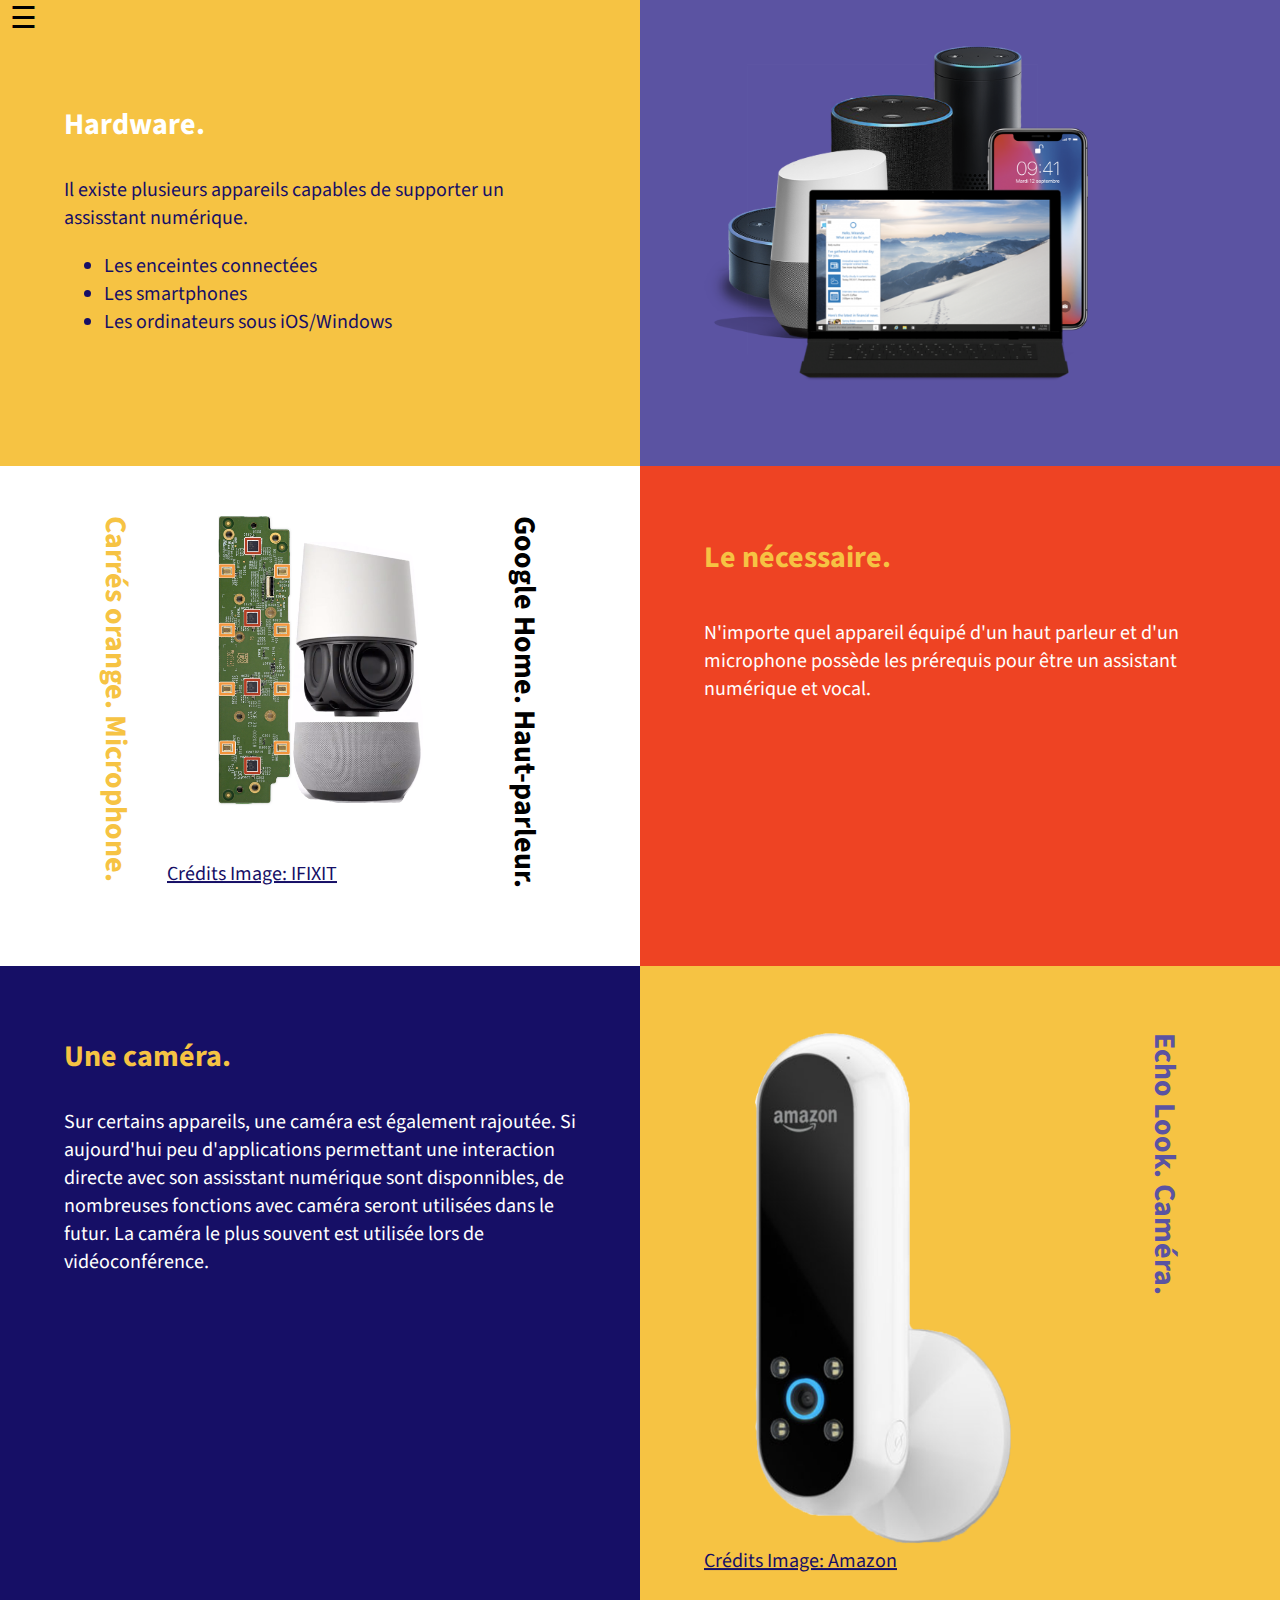
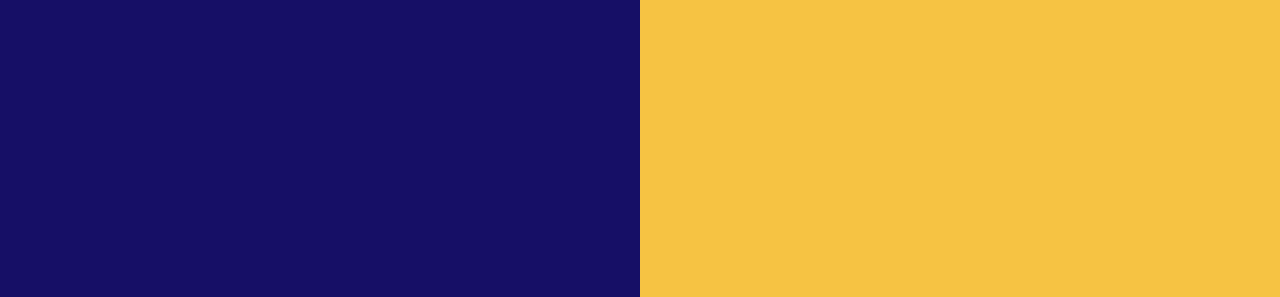
<file: hardware.html>
<!DOCTYPE html>
<html lang="en">
<head>
    <meta charset="UTF-8">
    <meta content="width=device-width, initial-scale=1" name="viewport"/>
    <link rel="stylesheet" href="css/style.css"/>
    <script type="text/javascript" src="nav.js"></script>
    <link href="https://fonts.googleapis.com/css?family=Source+Sans+Pro:400,700" rel="stylesheet">
    <link rel="Icon" href=img/favicon.ico/>
    <title>Hardware - ISN</title>
</head>
<body>
<!-- Menu vertical slide gauche !-->
<div id="mySidenav" class="sidenav">
    <div id="logo">
        <a href="http://www.lyceecharliechaplin.com/" target="_blank">
            <img src="img/logo.jpg" width="80" height="80" alt="Logo"/>
        </a>
    </div>
    <a href="javascript:void(0)" class="closebtn" onclick="closeNav()">&times;</a>
    <a href="index.html" class="bold_txt">Accueil</a>
    <a href="introduction.html" class="bold_txt">Introduction</a>
    <a href="hardware.html" class="current bold_txt">Hardware</a>
    <a href="deeplearning.html" class="bold_txt">Deeplearning</a>
    <a href="confid.html" class="bold_txt">Confidentialité</a>
    <a href="avantages.html" class="bold_txt">Avantages</a>
    <a href="portfolio.html" class="bold_txt">Développeurs</a>
</div>

<div id="main">
    <!-- Tout ce qui est dans "main" est poussé sur la droite quand on ouvre le menu. !-->
    <div class="container" id="appareils-resp">
        <!-- Container permet de déterminer la limite des deux boites sur la ligne avec Flexbox. L'ID ici est utilisé pour rendre la div responsive(voir CSS 5.1) !-->
        <div class="box-4">
            <!-- Choisissez la boîte que vous voulez(voir couleur dans le CSS) !-->
            <span style="font-size:30px;cursor:pointer;padding-left:10px" onclick="openNav()">&#9776;</span>
            <!-- Bouton ouverture du menu en haut à gauche-->
            <div class="box_contents">
                <!-- Box Content re-centre les éléments à l'intérieur pour éviter qu'ils collent aux bordures. (voir CSS 9.0) !-->
                <h3 class="bold_txt color-1">Hardware.</h3>
                <!-- bold_txt et color-5 sont 2 classes de style CSS (voir CSS 13.0)!-->
                <p class="reg_txt color-5">Il existe plusieurs appareils capables de supporter un assisstant
                    numérique.</p>
                <ul class="reg_txt color-5">
                    <li>Les enceintes connectées</li>
                    <li>Les smartphones</li>
                    <li>Les ordinateurs sous iOS/Windows</li>
                </ul>
            </div>
        </div>
        <div class="box-3">
            <div class="box_contents">
                <img src="img/Appareils.png" alt="Appareils"/>
            </div>
        </div>
    </div>
    <div class="container" id="necessary">
        <div class="box-1">
            <div class="box_contents">
                <h3 class="bold_txt color-4 vertical-left">Carrés orange. Microphone.</h3>
                <h3 class="bold_txt color-7 vertical-right">Google Home. Haut-parleur.</h3>
                <img src="img/micro-speaker.png" alt="Micro-speaker"
                     style="max-width: 40%;max-height:40%;padding-left: 10%; padding-bottom: 10%"/>
                <!-- Ici j'indique directement le style CSS dans la balise car je veux éviter de créer un ID. !-->
                <br><a href="https://fr.ifixit.com/Vue+%C3%89clat%C3%A9e/Google+Home+Teardown/72684"
                       class="color-5 reg_txt">Crédits Image: IFIXIT</a>
            </div>
        </div>
        <div class="box-2">
            <div class="box_contents">
                <h4 class="bold_txt color-4">Le nécessaire.</h4>
                <p class="reg_txt color-1">N'importe quel appareil équipé d'un haut parleur et d'un microphone possède
                    les prérequis
                    pour être un assistant numérique et vocal.</p>
            </div>
        </div>
    </div>
    <div class="container">
        <div class="box-5" style="padding-bottom: 40%">
            <div class="box_contents">
                <h3 class="bold_txt color-4">Une caméra.</h3>
                <p class="reg_txt color-1">Sur certains appareils, une caméra est également rajoutée. Si aujourd'hui peu
                    d'applications permettant une interaction directe avec son assisstant numérique sont disponnibles,
                    de nombreuses fonctions avec caméra seront utilisées dans le futur. La caméra le plus souvent est
                    utilisée lors de vidéoconférence.</p>
            </div>
        </div>
        <div class="box-4">
            <div class="box_contents" style="margin-bottom: 20%">
                <h3 class="bold_txt color-3 vertical-right">Echo Look. Caméra.</h3>
                <img src="img/echo-look.png" alt="Camera-Echo-Look"
                     style="max-width: 50%;max-height:50%;padding-left: 10%"/>
                <br><a href="https://www.amazon.com/Amazon-Echo-Look-Camera-Style-Assistant/dp/B0186JAEWK"
                       class="color-5 reg_txt">Crédits Image: Amazon</a>
            </div>
        </div>
    </div>
</div>

</body>
</html>
</file>
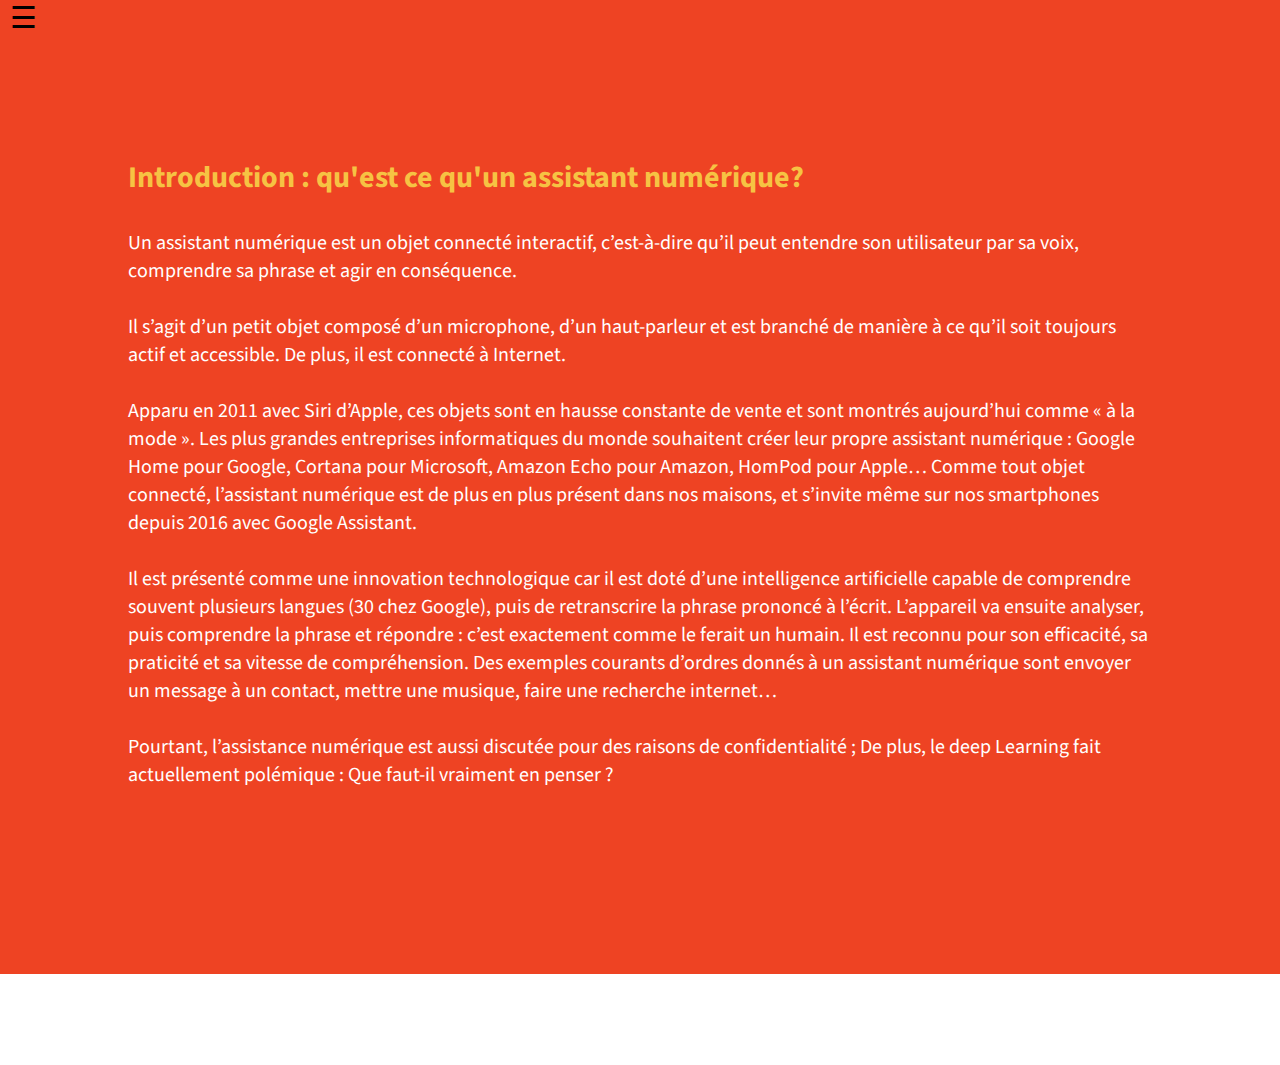
<file: introduction.html>
<html lang="en">
<head>
    <meta charset="UTF-8">
    <meta content="width=device-width, initial-scale=1" name="viewport"/>
    <link rel="stylesheet" href="css/style.css"/>
    <script type="text/javascript" src="nav.js"></script>
    <link href="https://fonts.googleapis.com/css?family=Source+Sans+Pro:400,700" rel="stylesheet">
    <link rel="Icon" href=img/favicon.ico/>
    <title>Introduction - ISN</title>
</head>
<body>

      <div id="mySidenav" class="sidenav" style>
        <div id="logo">
          <a href="http://www.lyceecharliechaplin.com/" target="_blank">
            <img src="img/logo.jpg" width="80" height="80" alt="Logo"/>
          </a>
        </div>
          <a href="javascript:void(0)" class="closebtn" onclick="closeNav()">&times;</a>
          <a href="index.html" class="bold_txt">Accueil</a>
          <a href="introduction.html" class="bold_txt current">Introduction</a>
          <a href="hardware.html" class="bold_txt">Hardware</a>
          <a href="deeplearning.html" class="bold_txt">Deeplearning</a>
          <a href="confid.html" class="bold_txt">Confidentialité</a>
          <a href="avantages.html" class="bold_txt">Avantages</a>
          <a href="portfolio.html" class="bold_txt">Développeurs</a>
      </div>

      <div id="main">
        <div class="container">
          <div class="box-2">
            <span style="font-size:30px;cursor:pointer;padding-left:10px" onclick="openNav()">&#9776;</span>
            <div class="box_contents">
              <h3 class="bold_txt color-4">Introduction : qu'est ce qu'un assistant numérique?</h3>
              <p class="reg_txt color-1">Un assistant numérique est un objet connecté interactif, c’est-à-dire qu’il peut entendre son utilisateur par sa voix, comprendre sa phrase et agir en conséquence. <br> <br/>
                Il s’agit d’un petit objet composé d’un microphone, d’un haut-parleur et est branché de manière à ce qu’il soit toujours actif et accessible. De plus, il est connecté à Internet. <br> <br/>
                Apparu en 2011 avec Siri d’Apple, ces objets sont en hausse constante de vente et sont montrés aujourd’hui comme « à la mode ». Les plus grandes entreprises informatiques du monde souhaitent créer leur propre assistant numérique : Google Home pour Google, Cortana pour Microsoft, Amazon Echo pour Amazon, HomPod pour Apple… Comme tout objet connecté, l’assistant numérique est de plus en plus présent dans nos maisons, et s’invite même sur nos smartphones depuis 2016 avec Google Assistant.
                <br> <br/>Il est présenté comme une innovation technologique car il est doté d’une intelligence artificielle capable de comprendre souvent plusieurs langues (30 chez Google), puis de retranscrire la phrase prononcé à l’écrit. L’appareil va ensuite analyser, puis comprendre la phrase et répondre : c’est exactement comme le ferait un humain. 
                Il est reconnu pour son efficacité, sa praticité et sa vitesse de compréhension. Des exemples courants d’ordres donnés à un assistant numérique sont envoyer un message à un contact, mettre une musique, faire une recherche internet…
                <br> <br/>
                Pourtant, l’assistance numérique est aussi discutée pour des raisons de confidentialité ; De plus, le deep Learning fait actuellement polémique : Que faut-il vraiment en penser ?
              </p>
            </div>
          </div>
        </div>
      </div>
</body>
</html>
</file>
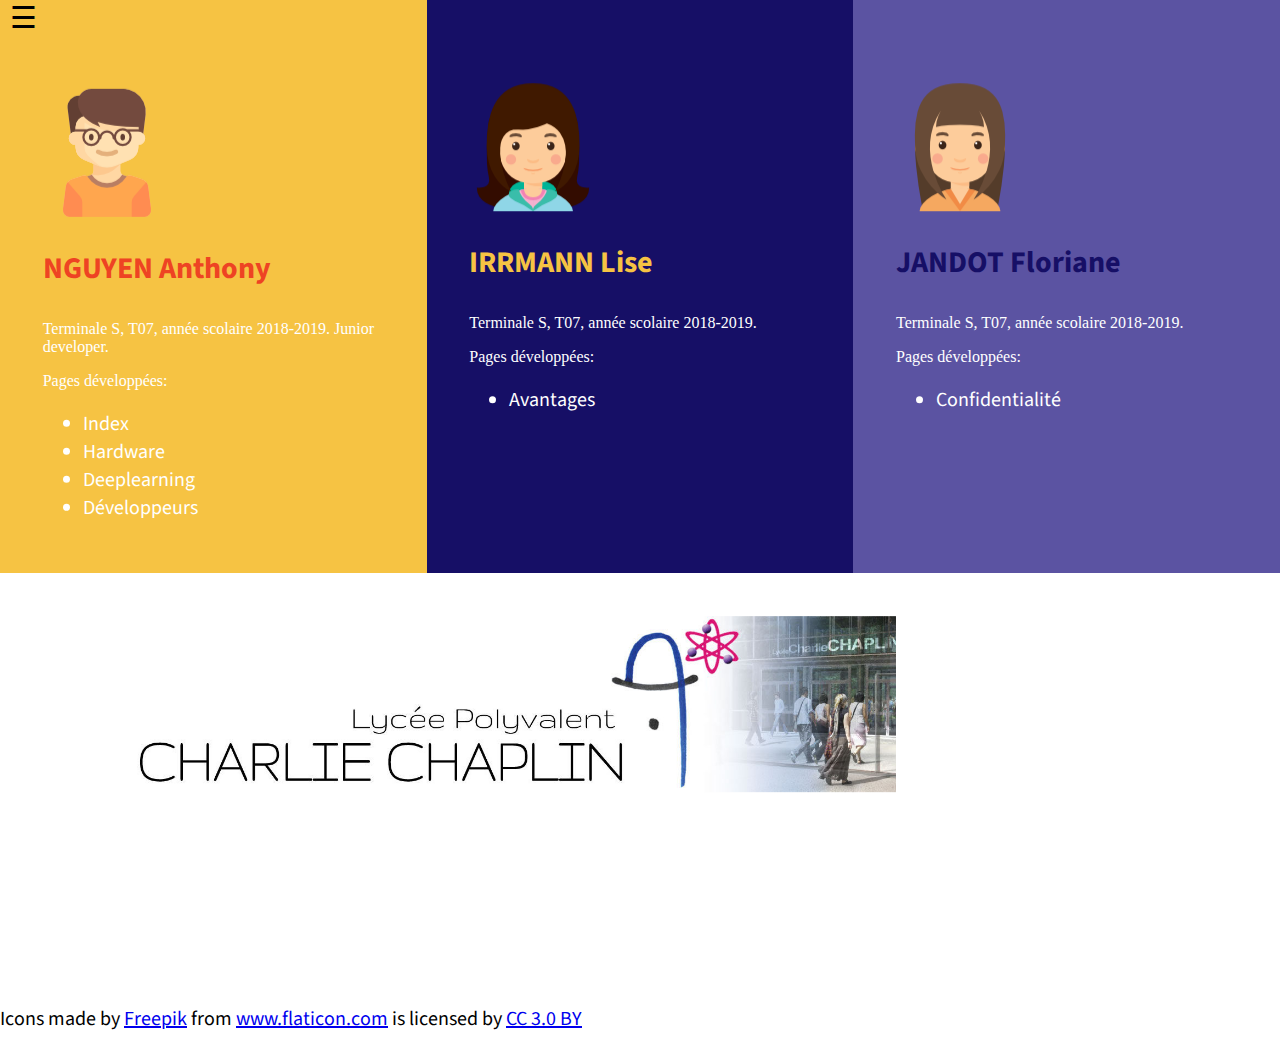
<file: portfolio.html>
<html lang="en">
<head>
    <meta charset="UTF-8">
    <meta content="width=device-width, initial-scale=1" name="viewport"/>
    <link rel="stylesheet" href="css/style.css"/>
    <script type="text/javascript" src="nav.js"></script>
    <link href="https://fonts.googleapis.com/css?family=Source+Sans+Pro:400,700" rel="stylesheet">
    <link rel="Icon" href=img/favicon.ico/>
    <title>Développeurs - ISN</title>
</head>
<body>

<div id="mySidenav" class="sidenav">
    <div id="logo">
        <a href="http://www.lyceecharliechaplin.com/" target="_blank">
            <img src="img/logo.jpg" width="80" height="80" alt="Logo"/>
        </a>
    </div>
    <a href="javascript:void(0)" class="closebtn" onclick="closeNav()">&times;</a>
    <a href="index.html" class="bold_txt">Accueil</a>
    <a href="introduction.html" class="bold_txt">Introduction</a>
    <a href="hardware.html" class="bold_txt">Hardware</a>
    <a href="deeplearning.html" class="bold_txt">Deeplearning</a>
    <a href="confid.html" class="bold_txt">Confidentialité</a>
    <a href="avantages.html" class="bold_txt">Avantages</a>
    <a href="portfolio.html" class="current bold_txt">Développeurs</a>
</div>

<div id="main">
    <div class="container">
        <div class="box-4">
            <span style="font-size:30px;cursor:pointer;padding-left:10px" onclick="openNav()">&#9776;</span>
            <div class="box_contents">
                <img src="img/Portfolio/boy.png" class="centered_image">
                <h3 class="bold_txt color-2 centered_text">NGUYEN Anthony</h3>
                <p class="medium_txt color-1">Terminale S, T07, année scolaire 2018-2019. Junior developer.</p>
                <p class="medium_txt color-1">Pages développées: </p>
                <ul class="reg_txt color-1">
                    <li>Index</li>
                    <li>Hardware</li>
                    <li>Deeplearning</li>
                    <li>Développeurs</li>
                </ul>
            </div>
        </div>
        <div class="box-5">
            <div class="box_contents">
                <br><br>
                <img src="img/Portfolio/girl.png" class="centered_image">
                <h3 class="bold_txt color-4 centered_text">IRRMANN Lise</h3>
                <p class="medium_txt color-1">Terminale S, T07, année scolaire 2018-2019.</p>
                <p class="medium_txt color-1">Pages développées: </p>
                <ul class="reg_txt color-1">
                    <li>Avantages</li>
                </ul>
            </div>
        </div>
        <div class="box-3">
            <div class="box_contents">
                <br><br>
                <img src="img/Portfolio/girl2.png" class="centered_image">
                <h3 class="bold_txt color-5 centered_text">JANDOT Floriane</h3>
                <p class="medium_txt color-1">Terminale S, T07, année scolaire 2018-2019.</p>
                <p class="medium_txt color-1">Pages développées: </p>
                <ul class="reg_txt color-1">
                    <li>Confidentialité</li>
                </ul>
            </div>
        </div>
    </div>
    <div class="container">
        <div class="box-1">
            <div class="box_contents">
                <img src="img/banner.jpg" class="centered_image">
            </div>
        </div>
    </div>
    <div class="reg_txt">Icons made by <a href="https://www.freepik.com" title="Freepik">Freepik</a> from <a
            href="https://www.flaticon.com/" title="Flaticon">www.flaticon.com</a> is licensed by <a
            href="http://creativecommons.org/licenses/by/3.0/" title="Creative Commons BY 3.0" target="_blank">CC 3.0
        BY</a></div>
</div>
</body>
</html>
</file>
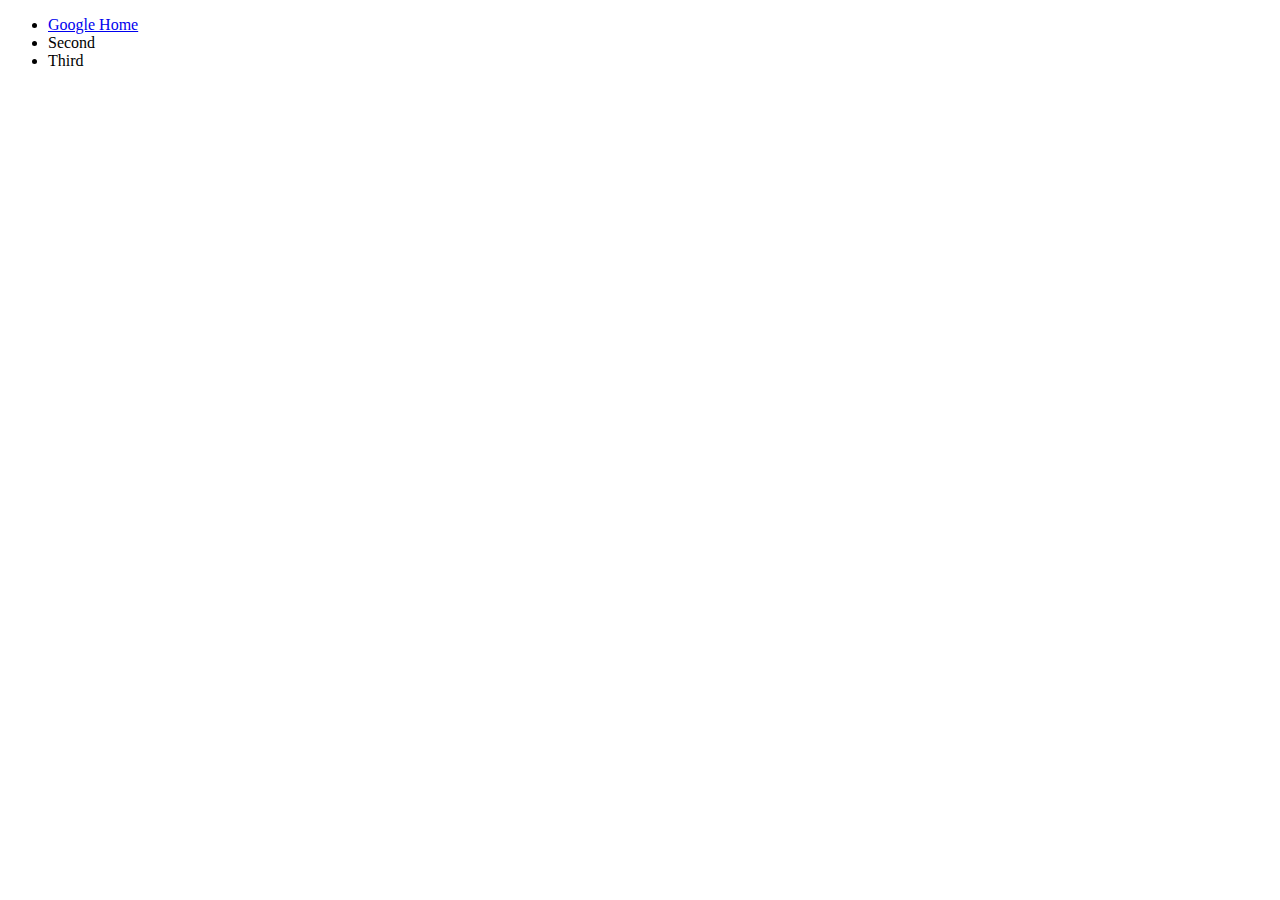
<file: img/ref.html>
<!DOCTYPE html>
<html lang="en">
<head>
    <meta charset="UTF-8">
    <title>Image sources</title>
</head>
<body>
<ul>
    <li><a href="https://videotron.com/affaires/p/produits-solutions/mobilite/appareils-accessoires/accessoires-mobile-affaires/accessoires-mobile/google-home-bluetooth/A-pskuAcc51016f" target="_blank" rel="external" hreflang="en" type="text/html">Google Home</a>
    </li>
    <li>Second</li>
    <li>Third</li>
</ul>
</body>
</html>
</file>
<file: css/style.css>
@charset "UTF-8";
/* 1.0 - _Global - Effets des boutons */
.buttons {
  margin: 10%;
  text-align: center; }

.btn-hover {
  width: 200px;
  font-size: 16px;
  font-weight: 600;
  color: #fff;
  cursor: pointer;
  margin: 20px;
  height: 55px;
  text-align: center;
  border: none;
  background-size: 300% 100%;
  border-radius: 50px;
  moz-transition: all .4s ease-in-out;
  -o-transition: all .4s ease-in-out;
  -webkit-transition: all .4s ease-in-out;
  transition: all .4s ease-in-out; }

.btn-hover:hover {
  background-position: 100% 0;
  moz-transition: all .4s ease-in-out;
  -o-transition: all .4s ease-in-out;
  -webkit-transition: all .4s ease-in-out;
  transition: all .4s ease-in-out; }

.btn-hover:focus {
  outline: none; }

.btn-hover.color-9 {
  background-image: linear-gradient(to right, #f5ce62, #e43603, #fa7199, #e85a19);
  box-shadow: 0 4px 15px 0 rgba(229, 66, 10, 0.75); }

/* 2.0 - _Index excluded - Barre de navigation verticale */
.sidenav {
  height: 100%;
  width: 0;
  position: fixed;
  z-index: 1;
  top: 0;
  left: 0;
  background-color: #FFFFFF;
  overflow-x: hidden;
  padding-top: 60px;
  transition: 0.5s; }

.sidenav a {
  padding: 8px 8px 8px 32px;
  text-decoration: none;
  font-size: 25px;
  color: #160F66;
  display: block;
  transition: 0.3s; }

.sidenav a:hover {
  color: #ee4323; }

.sidenav .closebtn {
  position: absolute;
  top: 0;
  right: 25px;
  font-size: 36px;
  margin-left: 50px; }

#main {
  transition: margin-left .5s; }

@media screen and (max-height: 450px) {
  .sidenav {
    padding-top: 15px; }

  .sidenav a {
    font-size: 18px; } }
/* 3.0 - Global - Retirer les bordures sur les containers */
body {
  margin: 0; }

/* 4.0 - Global - Création du layout pour les container */
.container {
  display: flex; }

.container div {
  flex: 1; }

/* 5.0 - Global - Responsive pour tablette et smartphone */
@media (max-width: 966px) {
  .container {
    display: flex;
    flex-direction: column; } }
@media (max-width: 474px) {
  .container {
    display: flex;
    flex-direction: column; }
    .container .box_contents > img {
      max-width: 70%;
      max-height: 70%; }
    .container .box_contents {
      padding-bottom: 70%; } }
@media (max-width: 368px) {
  .container .box_contents > img {
    max-width: 50%;
    max-height: 50%; }
  .container .box_contents {
    padding-bottom: 100%; } }
/* 5.1 - _hardware */
@media (max-width: 966px) {
  #necessary {
    flex-direction: column-reverse; } }
@media (max-width: 630px) {
  #necessary > div > div > h3 {
    font-size: 20px; }

  #appareils-resp {
    display: flex;
    flex-direction: column; }
    #appareils-resp .box_contents > img {
      max-width: 100%;
      max-height: 100%; } }
@media (max-width: 412px) {
  #necessary > div > div > h3 {
    font-size: 15px; }

  #appareils-resp {
    display: flex;
    flex-direction: column; }
    #appareils-resp .box_contents > img {
      max-width: 100%;
      max-height: 100%; } }
/* 6.0 - Global - Couleur de chaque box */
.box-1 {
  background: #FFFFFF; }

.box-2 {
  background: #ee4323; }

.box-3 {
  background: #5b53a2; }

.box-4 {
  background: #f6c343; }

.box-5 {
  background: #160F66; }

.box-6 {
  background: #FFFFFF; }

/* 7.0 - Global - Style du texte */
.bold_txt {
  font-family: 'Source Sans Pro', sans-serif;
  font-weight: bold;
  font-size: 30px; }

.reg_txt {
  font-family: 'Source Sans Pro', sans-serif;
  font-weight: 400;
  font-size: 20px; }

/* 8.0 - _Index - Position du logo */
#logo {
  padding-left: 9%;
  padding-top: 7%;
  padding-bottom: 5%;
  display: flex; }

/* 9.0 - Global - Position du contenu des box */
.box_contents {
  padding-left: 10%;
  padding-right: 10%;
  padding-bottom: 20%;
  transform: translateY(10%); }

/* 10.0 - Global - Taille des images */
.box_contents > img {
  max-width: 75%;
  max-height: 75%; }

/* 11.0 - _Index - Style du nav */
#navigation {
  list-style: none;
  text-decoration: none; }

#navigation li a {
  text-decoration: none;
  font-weight: bold;
  color: #160F66;
  font-family: 'Source Sans Pro', sans-serif;
  font-weight: bold;
  font-size: 30px; }

.hyperlink_removed {
  text-decoration: none;
  font-weight: bold; }

.hyperlink_source {
  text-decoration: none;
  font-family: 'Source Sans Pro', sans-serif;
  font-weight: 400;
  font-size: 20px; }

/* 12.0 - _Index - Couleur du texte hover */
#navigation li:hover a {
  color: #ee4323; }

/* 13.0 - Global - Couleur de chaque texte et positionnement */
.color-1 {
  color: #FFFFFF; }

.color-2 {
  color: #ee4323; }

.color-3 {
  color: #5b53a2; }

.color-4 {
  color: #f6c343; }

.color-5 {
  color: #160F66; }

.color-6 {
  color: #000; }

.vertical-right {
  writing-mode: vertical-rl;
  text-orientation: mixed;
  float: right; }

.vertical-left {
  writing-mode: vertical-rl;
  text-orientation: mixed;
  float: left; }

/*# sourceMappingURL=style.css.map */
</file>
